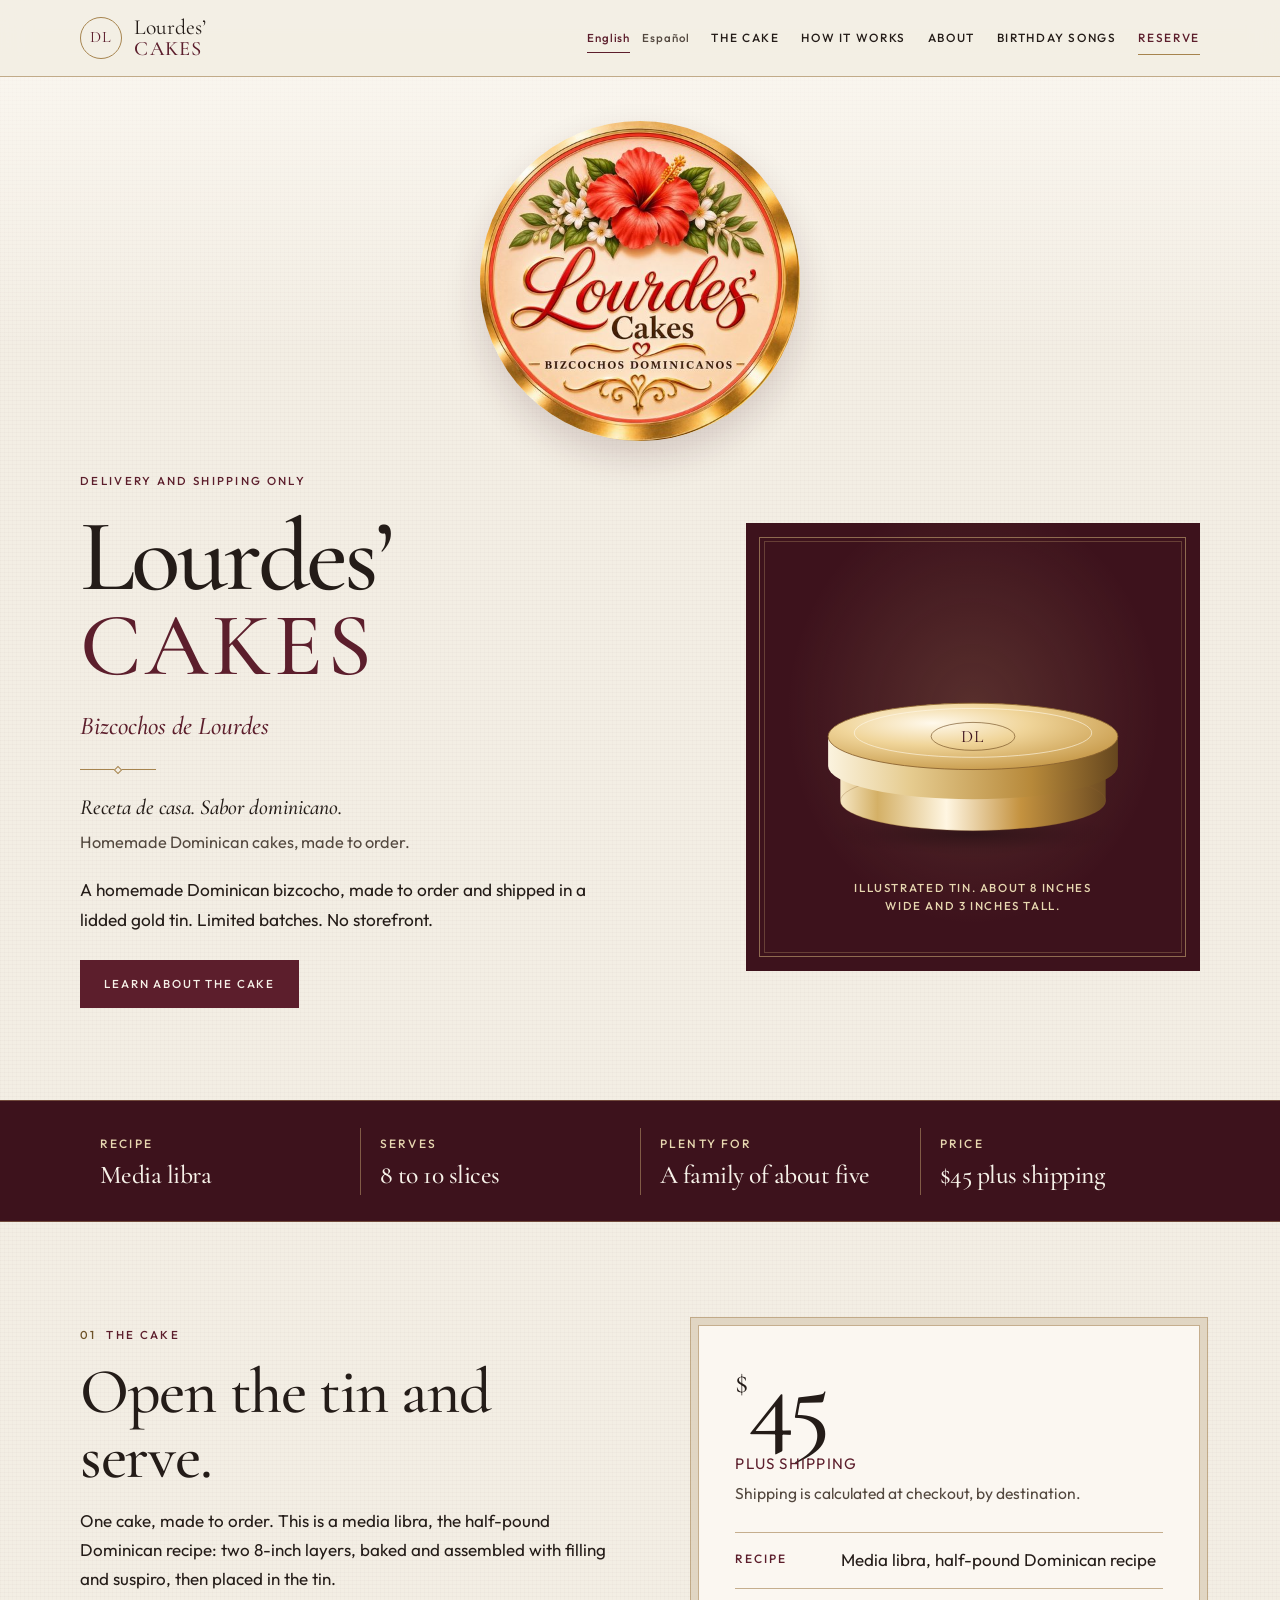
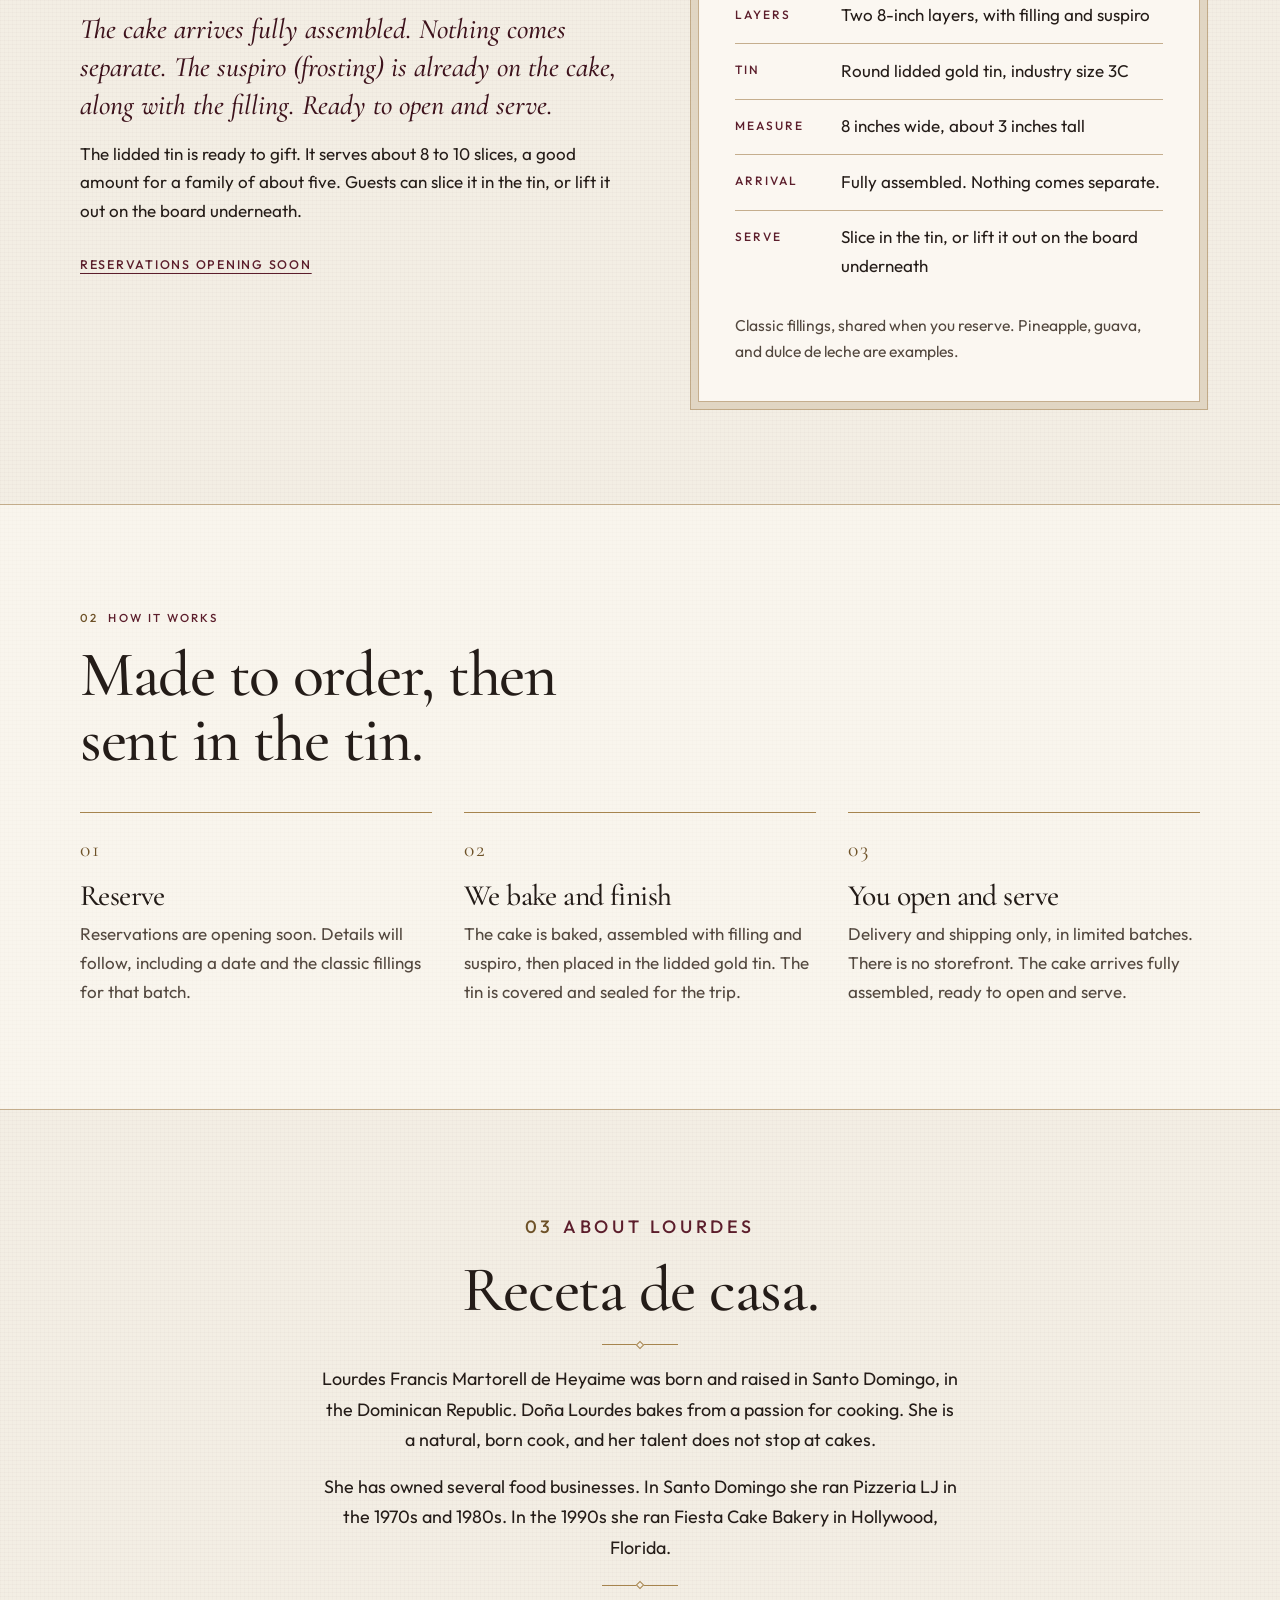
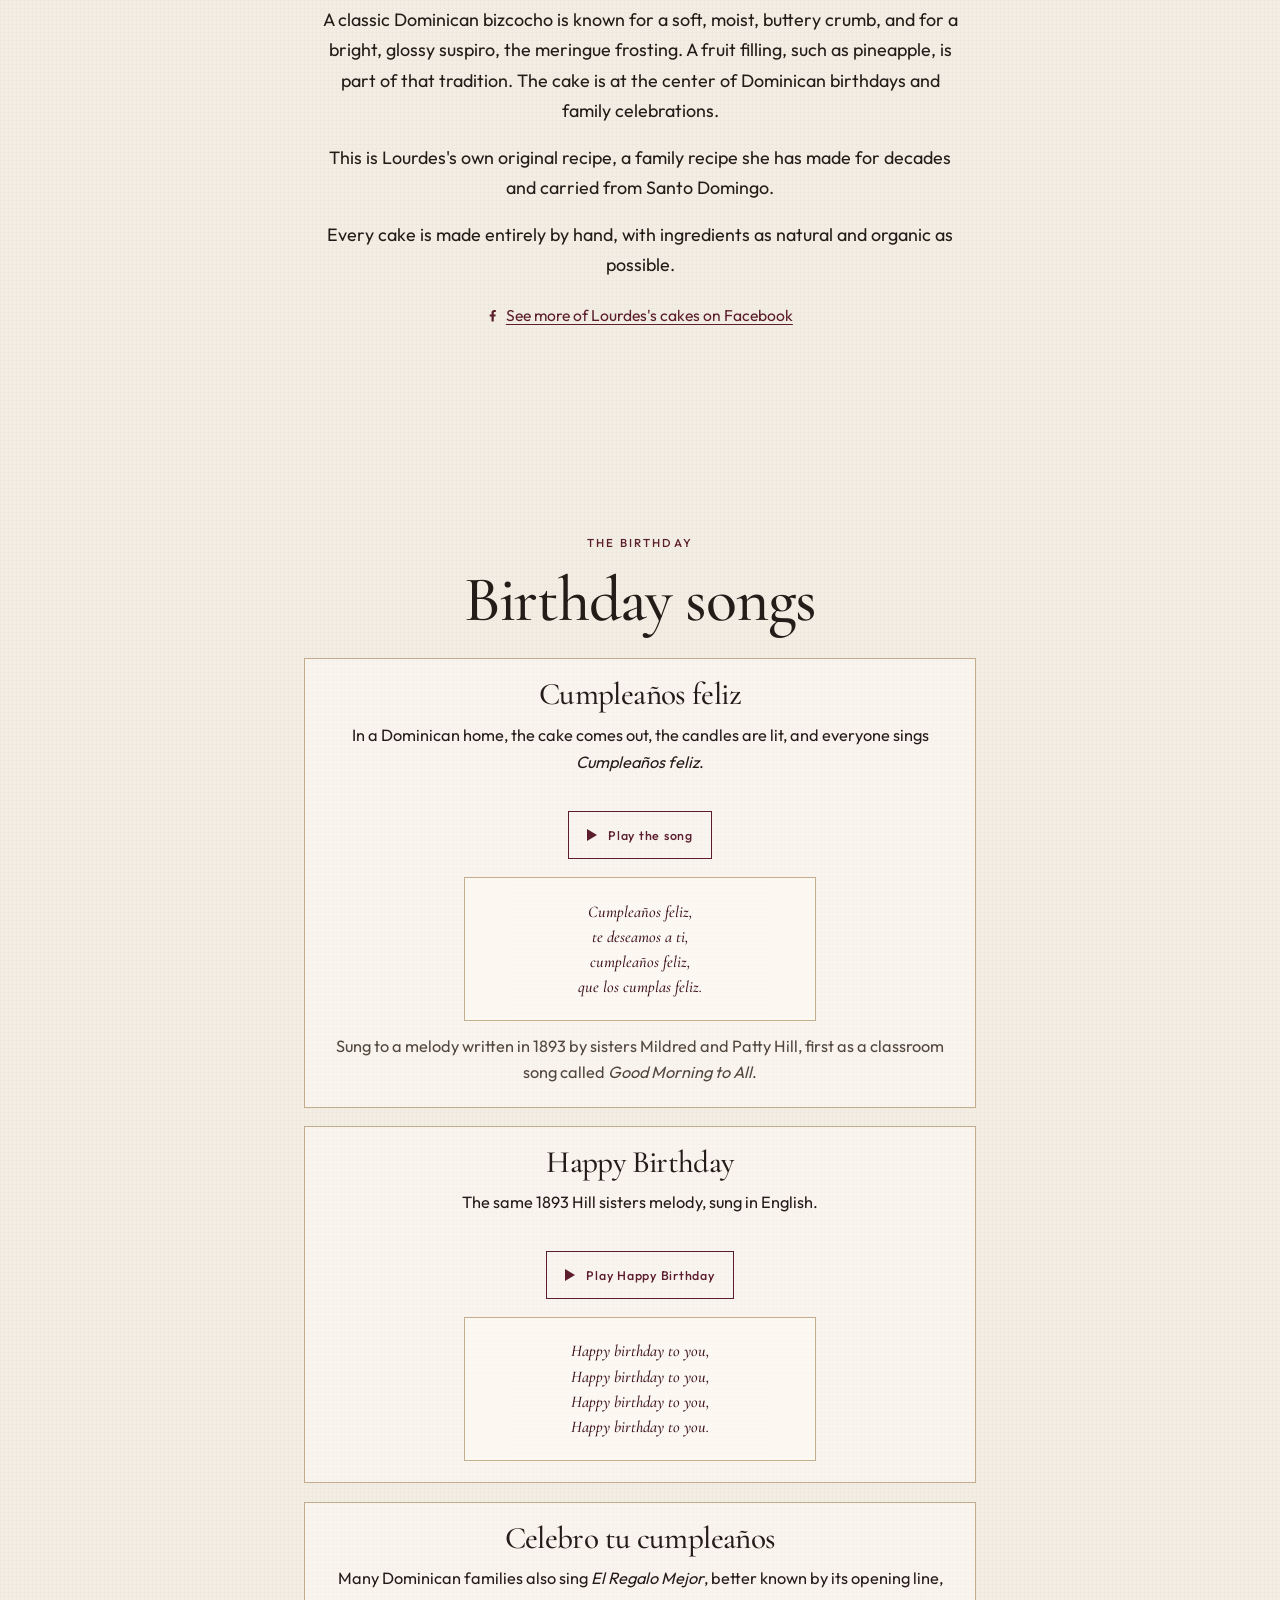
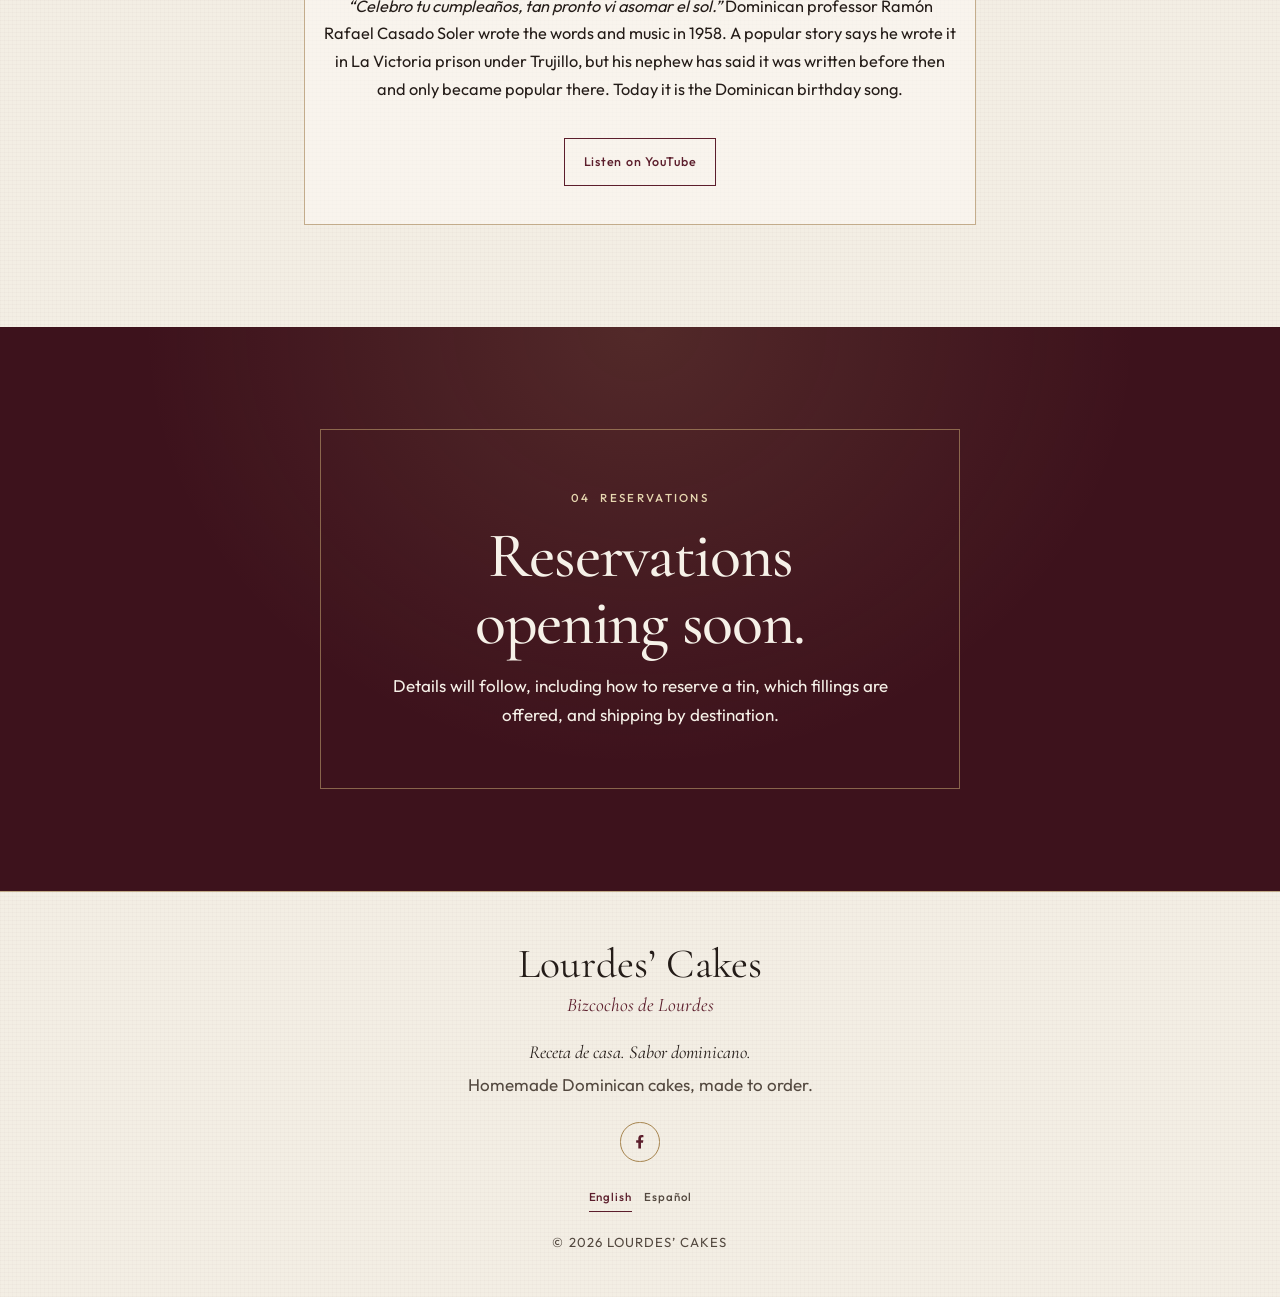
<file: index.html>
<!DOCTYPE html>
<html lang="en">
<head>
  <meta charset="utf-8">
  <meta name="viewport" content="width=device-width, initial-scale=1">
  <title>Lourdes’ Cakes | Homemade Dominican Cakes</title>
  <meta name="description" content="Homemade Dominican cakes, made to order. A media libra bizcocho arrives fully assembled in a lidded gold tin. $45 plus shipping.">
  <link rel="canonical" href="https://cakesbylourdes.salimheyaime.com/">
  <link rel="alternate" hreflang="en" href="https://cakesbylourdes.salimheyaime.com/">
  <link rel="alternate" hreflang="es" href="https://cakesbylourdes.salimheyaime.com/es/">
  <link rel="alternate" hreflang="x-default" href="https://cakesbylourdes.salimheyaime.com/">
  <meta property="og:type" content="website">
  <meta property="og:locale" content="en_US">
  <meta property="og:locale:alternate" content="es_US">
  <meta property="og:site_name" content="Lourdes’ Cakes">
  <meta property="og:title" content="Lourdes’ Cakes">
  <meta property="og:description" content="Homemade Dominican cakes, made to order. A media libra bizcocho arrives fully assembled in a lidded gold tin. $45 plus shipping.">
  <meta property="og:url" content="https://cakesbylourdes.salimheyaime.com/">
  <meta property="og:image" content="https://cakesbylourdes.salimheyaime.com/og.png">
  <meta property="og:image:width" content="1200">
  <meta property="og:image:height" content="630">
  <meta property="og:image:alt" content="Lourdes’ Cakes, set in serif type on a cream and wine card. No photograph.">
  <meta name="twitter:card" content="summary_large_image">
  <meta name="twitter:title" content="Lourdes’ Cakes">
  <meta name="twitter:description" content="Homemade Dominican cakes, made to order. A media libra bizcocho arrives fully assembled in a lidded gold tin. $45 plus shipping.">
  <meta name="twitter:image" content="https://cakesbylourdes.salimheyaime.com/og.png">
  <meta name="twitter:image:alt" content="Lourdes’ Cakes, set in serif type on a cream and wine card. No photograph.">
  <meta name="theme-color" content="#3d121c">
  <link rel="icon" href="favicon.svg" type="image/svg+xml">
  <link rel="icon" href="favicon-32.png" type="image/png" sizes="32x32">
  <link rel="apple-touch-icon" href="apple-touch-icon.png">
  <link rel="preconnect" href="https://fonts.googleapis.com">
  <link rel="preconnect" href="https://fonts.gstatic.com" crossorigin>
  <link href="https://fonts.googleapis.com/css2?family=Cormorant+Garamond:ital,wght@0,500;0,600;1,500;1,600&family=Outfit:wght@400;500&display=swap" rel="stylesheet">
  <link rel="stylesheet" href="styles.css">
  <script>document.documentElement.classList.add("js");</script>
</head>
<body>
  <a class="skip" href="#top">Skip to content</a>

  <header class="site-header">
    <div class="wrap header-inner">
      <a class="brand" href="#top">
        <span class="monogram" aria-hidden="true">DL</span>
        <span class="brand-text">
          <span class="brand-name">Lourdes’</span>
          <span class="brand-kicker"><span class="brand-cakes">Cakes</span></span>
        </span>
      </a>
      <nav class="lang-switch" aria-label="Language">
        <a href="/" hreflang="en" lang="en" aria-current="page">English</a>
        <a href="/es/" hreflang="es" lang="es">Español</a>
      </nav>
      <button class="nav-toggle" type="button" aria-expanded="false" aria-controls="site-nav">
        <span class="sr-only">Menu</span>
        <svg class="icon-open" viewBox="0 0 24 24" aria-hidden="true">
          <path d="M4 7h16M4 12h16M4 17h16" fill="none" stroke="currentColor" stroke-width="1.4" stroke-linecap="round"/>
        </svg>
        <svg class="icon-close" viewBox="0 0 24 24" aria-hidden="true">
          <path d="M6 6l12 12M18 6L6 18" fill="none" stroke="currentColor" stroke-width="1.4" stroke-linecap="round"/>
        </svg>
      </button>
      <nav id="site-nav" class="site-nav" aria-label="Primary">
        <a href="#cake">The Cake</a>
        <a href="#how">How It Works</a>
        <a href="#story">About</a>
        <a href="#birthday-songs">Birthday songs</a>
        <a href="#reserve">Reserve</a>
      </nav>
    </div>
  </header>

  <main id="top" tabindex="-1">
    <section class="hero" aria-labelledby="hero-title">
      <div class="wrap">
        <div class="hero-logo">
          <img src="assets/logo-tin-480.jpg" srcset="assets/logo-tin-480.jpg 480w, assets/logo-tin.jpg 800w" sizes="(max-width: 560px) 52vw, 320px" width="480" height="480" alt="Lourdes’ Cakes, Bizcochos Dominicanos, gold tin logo with a red hibiscus">
        </div>
        <div class="hero-grid">
        <div class="hero-copy">
          <p class="eyebrow">Delivery and shipping only</p>
          <h1 id="hero-title">
            <span class="h1-name">Lourdes’</span>
            <span class="h1-kicker"><span class="h1-cakes">Cakes</span></span>
          </h1>
          <p class="hero-es" lang="es">Bizcochos de Lourdes</p>
          <div class="rule rule-start" aria-hidden="true"><span></span></div>
          <p class="tagline">
            <span lang="es">Receta de casa. Sabor dominicano.</span>
            <span>Homemade Dominican cakes, made to order.</span>
          </p>
          <p class="lead">A homemade Dominican bizcocho, made to order and shipped in a lidded gold tin. Limited batches. No storefront.</p>
          <p class="hero-cta">
            <a class="btn" href="#cake">Learn about the cake</a>
          </p>
        </div>

        <figure class="tin-stage">
          <svg class="tin" viewBox="0 0 440 320" aria-hidden="true">
            <defs>
              <radialGradient id="ground" cx="50%" cy="50%" r="50%">
                <stop offset="0%" stop-color="#14080c" stop-opacity="0.45"/>
                <stop offset="72%" stop-color="#14080c" stop-opacity="0.06"/>
                <stop offset="100%" stop-color="#14080c" stop-opacity="0"/>
              </radialGradient>
              <linearGradient id="wall" x1="0" y1="0" x2="1" y2="0">
                <stop offset="0%" stop-color="#f6e7c4"/>
                <stop offset="14%" stop-color="#d4b066"/>
                <stop offset="40%" stop-color="#fff6e2"/>
                <stop offset="68%" stop-color="#c4923f"/>
                <stop offset="100%" stop-color="#6d4c22"/>
              </linearGradient>
              <linearGradient id="lidWall" x1="0" y1="0" x2="1" y2="0">
                <stop offset="0%" stop-color="#fbf3df"/>
                <stop offset="28%" stop-color="#e6cc90"/>
                <stop offset="70%" stop-color="#b7893a"/>
                <stop offset="100%" stop-color="#65461e"/>
              </linearGradient>
              <radialGradient id="lidFace" cx="36%" cy="30%" r="78%">
                <stop offset="0%" stop-color="#fff9ec"/>
                <stop offset="42%" stop-color="#f0d59a"/>
                <stop offset="100%" stop-color="#c49645"/>
              </radialGradient>
            </defs>
            <ellipse cx="220" cy="274" rx="170" ry="24" fill="url(#ground)"/>
            <path d="M68 188 A152 34 0 0 1 372 188 L372 236 A152 34 0 0 1 68 236 Z" fill="url(#wall)"/>
            <ellipse cx="220" cy="236" rx="152" ry="34" fill="none" stroke="#8a6230" stroke-opacity="0.35"/>
            <path d="M78 196 Q220 214 362 196" fill="none" stroke="#fff6e4" stroke-opacity="0.28" stroke-width="6"/>
            <ellipse cx="220" cy="188" rx="152" ry="34" fill="#c9a25c"/>
            <ellipse cx="220" cy="188" rx="152" ry="34" fill="none" stroke="#f8edd4" stroke-opacity="0.4"/>
            <path d="M54 162 A166 38 0 0 1 386 162 L386 196 A166 38 0 0 1 54 196 Z" fill="url(#lidWall)"/>
            <ellipse cx="220" cy="162" rx="166" ry="38" fill="url(#lidFace)" stroke="#8a6230" stroke-width="1"/>
            <ellipse cx="220" cy="158" rx="136" ry="28" fill="none" stroke="#fff8ea" stroke-opacity="0.7"/>
            <ellipse cx="220" cy="162" rx="48" ry="16" fill="none" stroke="#6b471c" stroke-opacity="0.7"/>
            <text x="220" y="168" text-anchor="middle" font-family="Cormorant Garamond, Georgia, serif" font-size="20" fill="#3d121c" letter-spacing="1.5">DL</text>
          </svg>
          <figcaption>Illustrated tin. About 8 inches wide and 3 inches tall.</figcaption>
        </figure>
        </div>
      </div>
    </section>

    <section class="glance" aria-label="At a glance">
      <ul>
        <li>
          <span>Recipe</span>
          <strong>Media libra</strong>
        </li>
        <li>
          <span>Serves</span>
          <strong>8 to 10 slices</strong>
        </li>
        <li>
          <span>Plenty for</span>
          <strong>A family of about five</strong>
        </li>
        <li>
          <span>Price</span>
          <strong>$45 plus shipping</strong>
        </li>
      </ul>
    </section>

    <section id="cake" class="section" aria-labelledby="cake-title">
      <div class="wrap cake-grid">
        <div class="prose">
          <p class="eyebrow"><span class="idx">01</span> The cake</p>
          <h2 id="cake-title">Open the tin and serve.</h2>
          <p>One cake, made to order. This is a media libra, the half-pound Dominican recipe: two 8-inch layers, baked and assembled with filling and suspiro, then placed in the tin.</p>
          <p class="pull">The cake arrives fully assembled. Nothing comes separate. The suspiro (frosting) is already on the cake, along with the filling. Ready to open and serve.</p>
          <p>The lidded tin is ready to gift. It serves about 8 to 10 slices, a good amount for a family of about five. Guests can slice it in the tin, or lift it out on the board underneath.</p>
          <p class="next-link"><a href="#reserve">Reservations opening soon</a></p>
        </div>

        <aside class="menu-card" aria-label="Price and details">
          <p class="price">
            <span class="price-currency">$</span><span class="price-amount">45</span>
          </p>
          <p class="price-plus">plus shipping</p>
          <p class="price-note">Shipping is calculated at checkout, by destination.</p>
          <dl class="specs">
            <div>
              <dt>Recipe</dt>
              <dd>Media libra, half-pound Dominican recipe</dd>
            </div>
            <div>
              <dt>Layers</dt>
              <dd>Two 8-inch layers, with filling and suspiro</dd>
            </div>
            <div>
              <dt>Tin</dt>
              <dd>Round lidded gold tin, industry size 3C</dd>
            </div>
            <div>
              <dt>Measure</dt>
              <dd>8 inches wide, about 3 inches tall</dd>
            </div>
            <div>
              <dt>Arrival</dt>
              <dd>Fully assembled. Nothing comes separate.</dd>
            </div>
            <div>
              <dt>Serve</dt>
              <dd>Slice in the tin, or lift it out on the board underneath</dd>
            </div>
          </dl>
          <p class="fillings">Classic fillings, shared when you reserve. Pineapple, guava, and dulce de leche are examples.</p>
        </aside>
      </div>
    </section>

    <section id="how" class="section section-how" aria-labelledby="how-title">
      <div class="wrap">
        <p class="eyebrow"><span class="idx">02</span> How it works</p>
        <h2 id="how-title">Made to order, then sent in the tin.</h2>
        <ol class="steps">
          <li>
            <span class="step-num">01</span>
            <h3>Reserve</h3>
            <p>Reservations are opening soon. Details will follow, including a date and the classic fillings for that batch.</p>
          </li>
          <li>
            <span class="step-num">02</span>
            <h3>We bake and finish</h3>
            <p>The cake is baked, assembled with filling and suspiro, then placed in the lidded gold tin. The tin is covered and sealed for the trip.</p>
          </li>
          <li>
            <span class="step-num">03</span>
            <h3>You open and serve</h3>
            <p>Delivery and shipping only, in limited batches. There is no storefront. The cake arrives fully assembled, ready to open and serve.</p>
          </li>
        </ol>
      </div>
    </section>

    <section id="story" class="section section-story" aria-labelledby="story-title">
      <div class="wrap story-inner">
        <p class="eyebrow"><span class="idx">03</span> About Lourdes</p>
        <h2 id="story-title" lang="es">Receta de casa.</h2>
        <div class="rule" aria-hidden="true"><span></span></div>
        <p>Lourdes Francis Martorell de Heyaime was born and raised in Santo Domingo, in the Dominican Republic. Doña Lourdes bakes from a passion for cooking. She is a natural, born cook, and her talent does not stop at cakes.</p>
        <p>She has owned several food businesses. In Santo Domingo she ran Pizzeria LJ in the 1970s and 1980s. In the 1990s she ran Fiesta Cake Bakery in Hollywood, Florida.</p>
        <div class="rule" aria-hidden="true"><span></span></div>
        <p>A classic Dominican bizcocho is known for a soft, moist, buttery crumb, and for a bright, glossy suspiro, the meringue frosting. A fruit filling, such as pineapple, is part of that tradition. The cake is at the center of Dominican birthdays and family celebrations.</p>
        <p>This is Lourdes's own original recipe, a family recipe she has made for decades and carried from Santo Domingo.</p>
        <p>Every cake is made entirely by hand, with ingredients as natural and organic as possible.</p>
        <p class="story-facebook"><a href="https://www.facebook.com/bestcakeinsouthflorida" target="_blank" rel="noopener"><svg class="fb-icon" viewBox="0 0 320 512" aria-hidden="true" focusable="false"><path fill="currentColor" d="M279.14 288l14.22-92.66h-88.91v-60.13c0-25.35 12.42-50.06 52.24-50.06h40.42V6.26S260.43 0 225.36 0c-73.22 0-121.08 44.38-121.08 124.72v70.62H22.89V288h81.39v224h100.17V288z"/></svg>See more of Lourdes's cakes on Facebook<span class="sr-only"> (opens in a new tab)</span></a></p>
      </div>
    </section>

    <section id="birthday-songs" class="section section-song" aria-labelledby="songs-title">
      <div id="song"></div>
      <div class="wrap song-inner">
        <p class="eyebrow">The birthday</p>
        <h2 id="songs-title">Birthday songs</h2>
        <div class="song-list">
          <article class="song-card">
            <h3 lang="es">Cumpleaños feliz</h3>
            <p>In a Dominican home, the cake comes out, the candles are lit, and everyone sings <em lang="es">Cumpleaños feliz</em>.</p>
            <button type="button" class="song-play" aria-pressed="false" aria-controls="birthday-audio" data-pause-label="Pause">
              <span class="song-play-mark" aria-hidden="true"></span>
              <span class="song-play-label">Play the song</span>
            </button>
            <audio id="birthday-audio" preload="none">
              <source src="assets/cumpleanos-feliz.ogg" type="audio/ogg">
              <source src="assets/cumpleanos-feliz.mp3" type="audio/mpeg">
            </audio>
            <blockquote class="verse" lang="es">
              <p>Cumpleaños feliz,<br>te deseamos a ti,<br>cumpleaños feliz,<br>que los cumplas feliz.</p>
            </blockquote>
            <p class="song-note">Sung to a melody written in 1893 by sisters Mildred and Patty Hill, first as a classroom song called <em lang="en">Good Morning to All</em>.</p>
          </article>
          <article class="song-card">
            <h3 lang="en">Happy Birthday</h3>
            <p>The same 1893 Hill sisters melody, sung in English.</p>
            <button type="button" class="song-play" aria-pressed="false" aria-controls="happy-audio" data-pause-label="Pause">
              <span class="song-play-mark" aria-hidden="true"></span>
              <span class="song-play-label">Play Happy Birthday</span>
            </button>
            <audio id="happy-audio" preload="none">
              <source src="assets/cumpleanos-feliz.ogg" type="audio/ogg">
              <source src="assets/cumpleanos-feliz.mp3" type="audio/mpeg">
            </audio>
            <blockquote class="verse" lang="en">
              <p>Happy birthday to you,<br>Happy birthday to you,<br>Happy birthday to you,<br>Happy birthday to you.</p>
            </blockquote>
          </article>
          <article class="song-card">
            <h3 lang="es">Celebro tu cumpleaños</h3>
            <p>Many Dominican families also sing <em lang="es">El Regalo Mejor</em>, better known by its opening line, <em lang="es">“Celebro tu cumpleaños, tan pronto vi asomar el sol.”</em> Dominican professor Ramón Rafael Casado Soler wrote the words and music in 1958. A popular story says he wrote it in La Victoria prison under Trujillo, but his nephew has said it was written before then and only became popular there. Today it is the Dominican birthday song.</p>
            <p class="song-action">
              <a class="song-link" href="https://www.youtube.com/results?search_query=Celebro+tu+cumplea%C3%B1os+El+Regalo+Mejor" target="_blank" rel="noopener">Listen on YouTube<span class="sr-only"> (opens in a new tab)</span></a>
            </p>
          </article>
        </div>
      </div>
    </section>

    <section id="reserve" class="reserve" aria-labelledby="reserve-title">
      <div class="wrap">
        <div class="reserve-card">
          <p class="eyebrow"><span class="idx">04</span> Reservations</p>
          <h2 id="reserve-title">Reservations<br>opening soon.</h2>
          <p>Details will follow, including how to reserve a tin, which fillings are offered, and shipping by destination.</p>
        </div>
      </div>
    </section>
  </main>

  <footer class="site-footer">
    <div class="wrap footer-inner">
      <p class="footer-brand">Lourdes’ Cakes</p>
      <p class="footer-es" lang="es">Bizcochos de Lourdes</p>
      <p class="footer-tag">
        <span lang="es">Receta de casa. Sabor dominicano.</span>
        <span>Homemade Dominican cakes, made to order.</span>
      </p>
      <p class="footer-social"><a class="footer-facebook" href="https://www.facebook.com/bestcakeinsouthflorida" target="_blank" rel="noopener" aria-label="Lourdes’ Cakes on Facebook (opens in a new tab)"><svg viewBox="0 0 320 512" aria-hidden="true" focusable="false"><path fill="currentColor" d="M279.14 288l14.22-92.66h-88.91v-60.13c0-25.35 12.42-50.06 52.24-50.06h40.42V6.26S260.43 0 225.36 0c-73.22 0-121.08 44.38-121.08 124.72v70.62H22.89V288h81.39v224h100.17V288z"/></svg></a></p>
      <nav class="lang-switch lang-switch-footer" aria-label="Language">
        <a href="/" hreflang="en" lang="en" aria-current="page">English</a>
        <a href="/es/" hreflang="es" lang="es">Español</a>
      </nav>
      <p class="legal">© 2026 Lourdes’ Cakes</p>
    </div>
  </footer>

  <script src="main.js" defer></script>
</body>
</html>
</file>
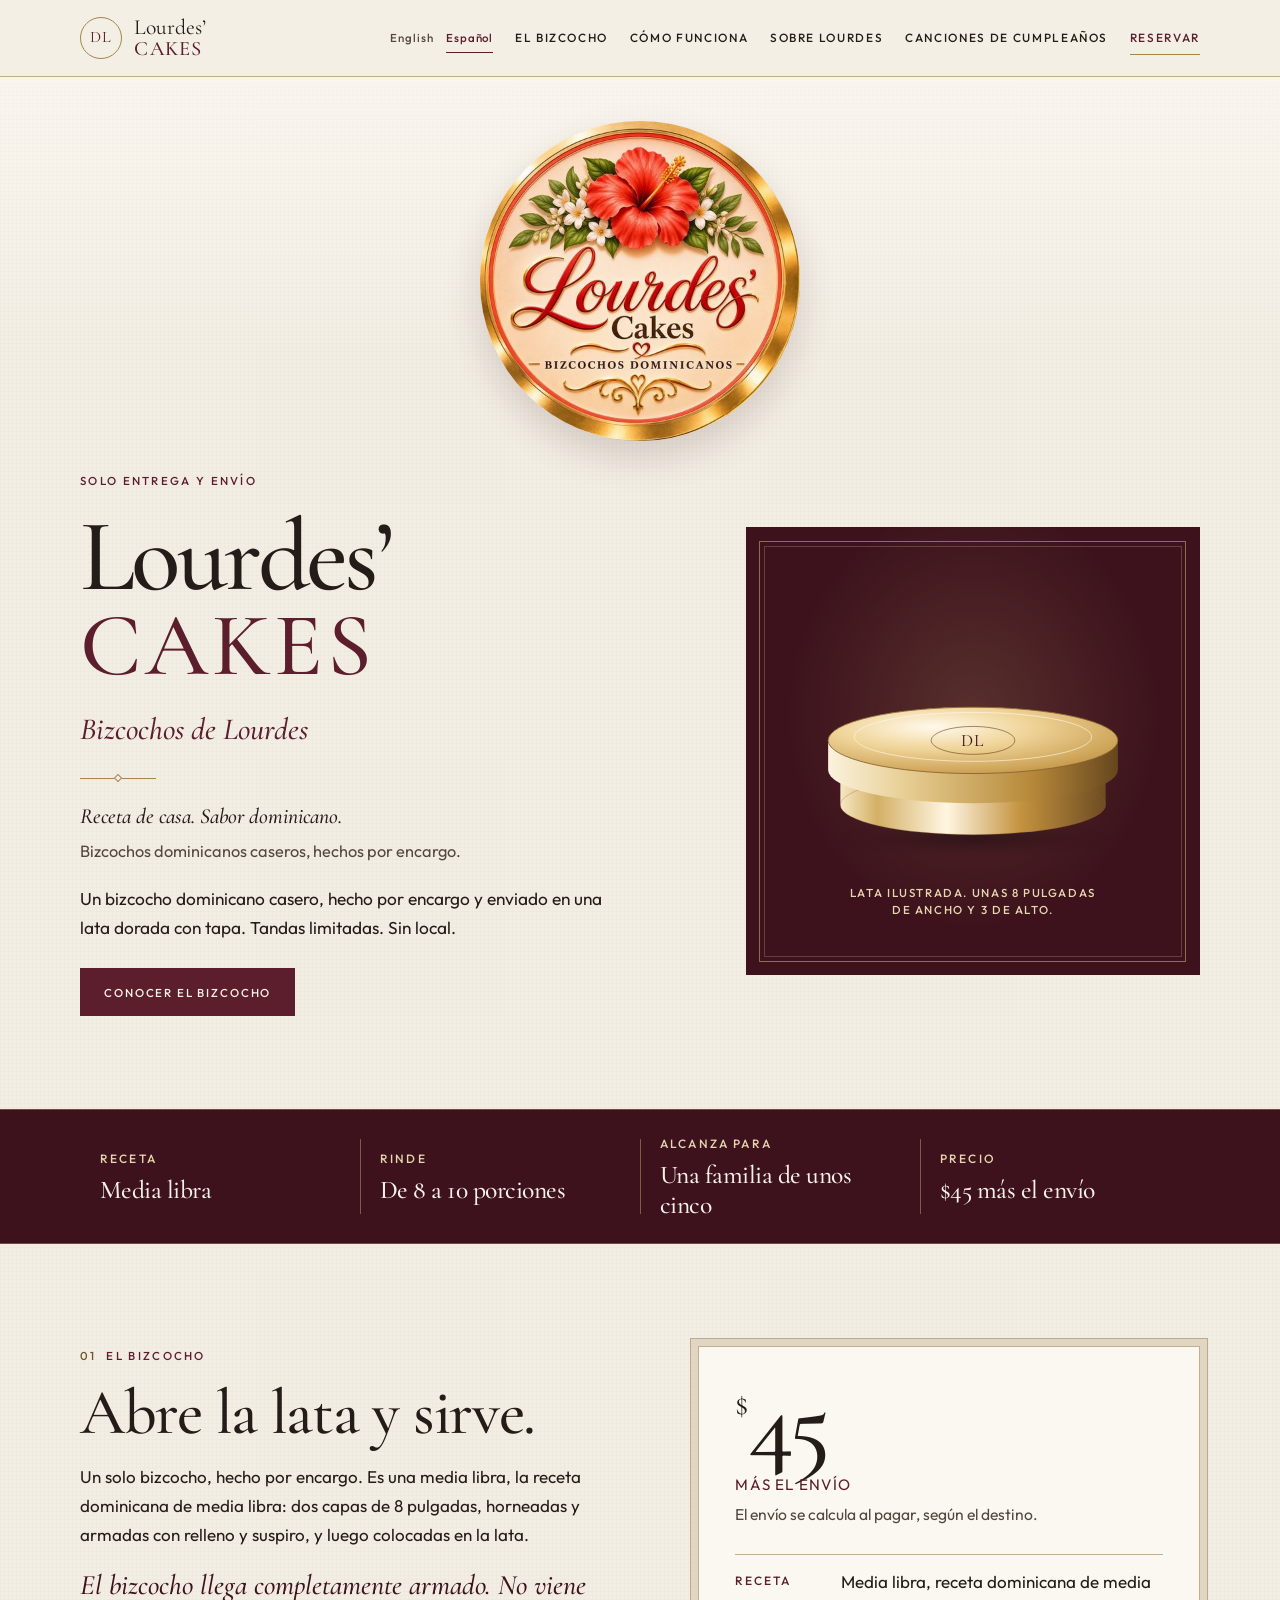
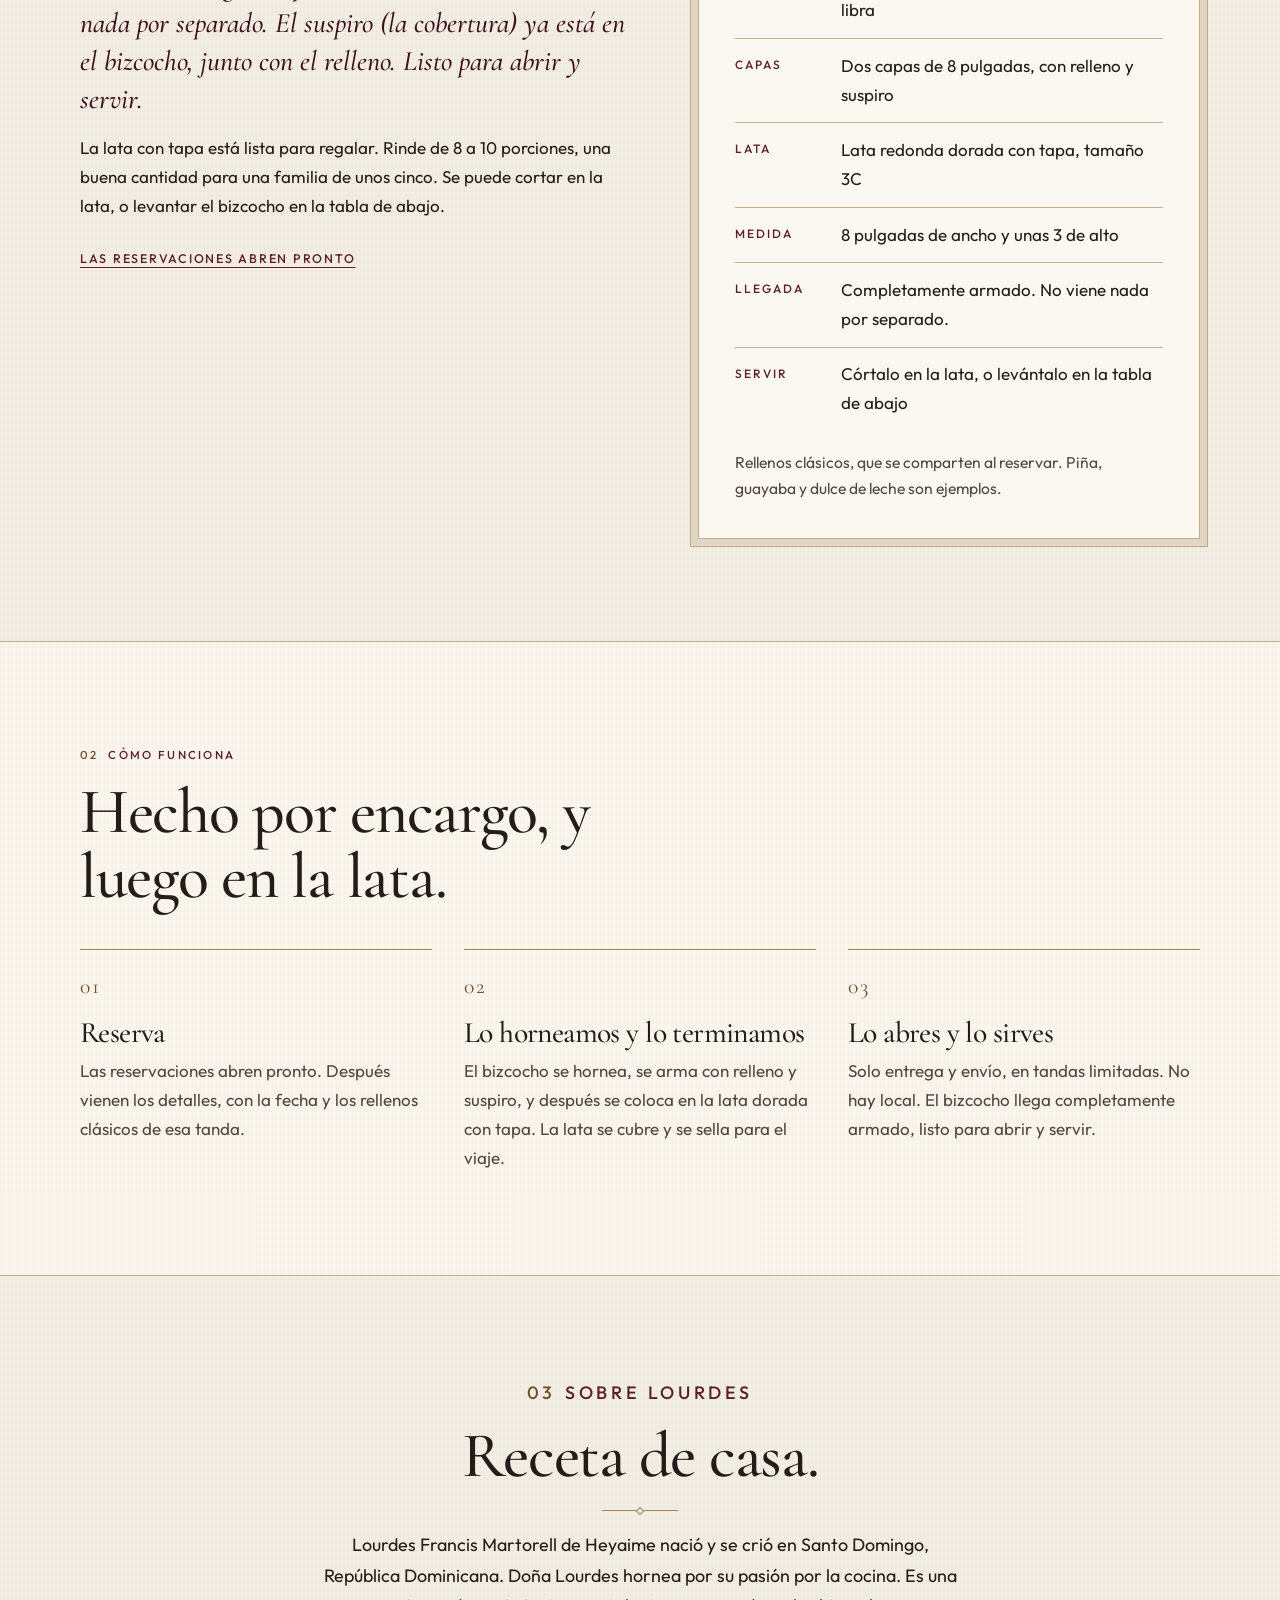
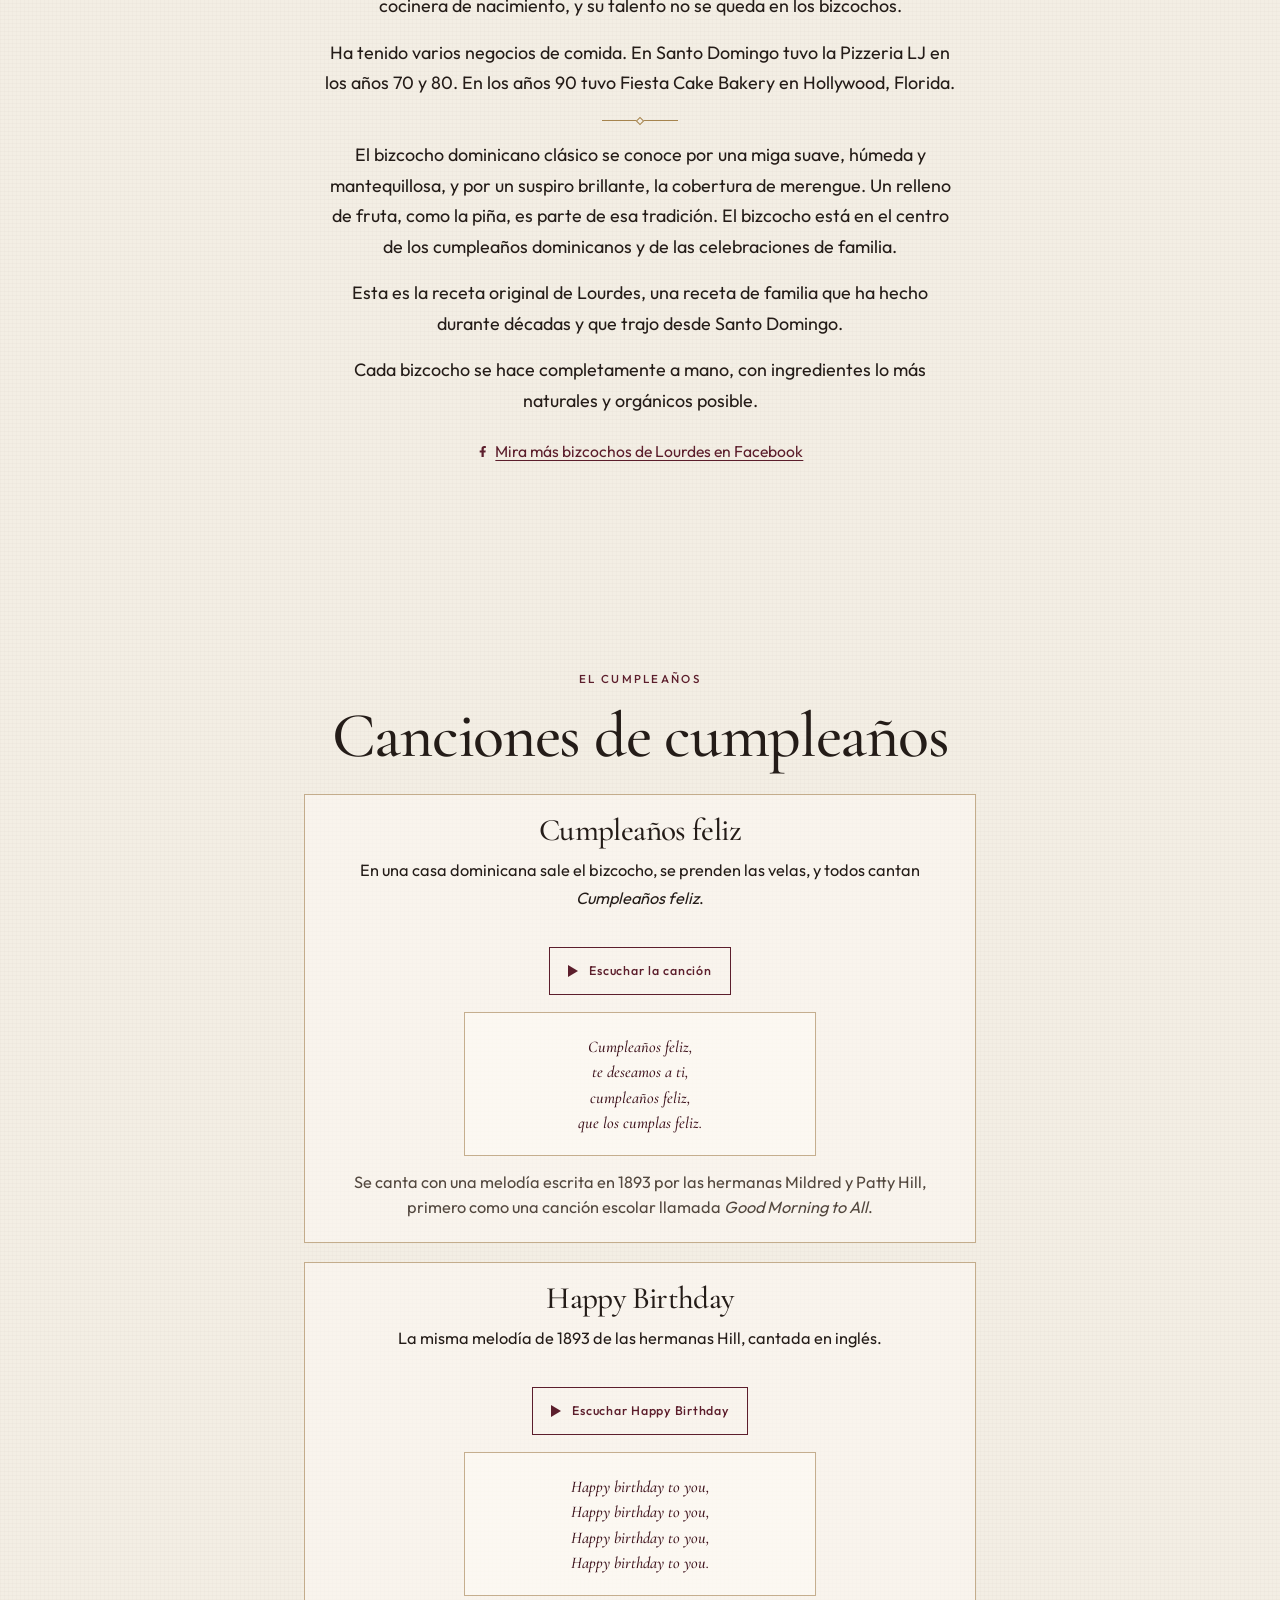
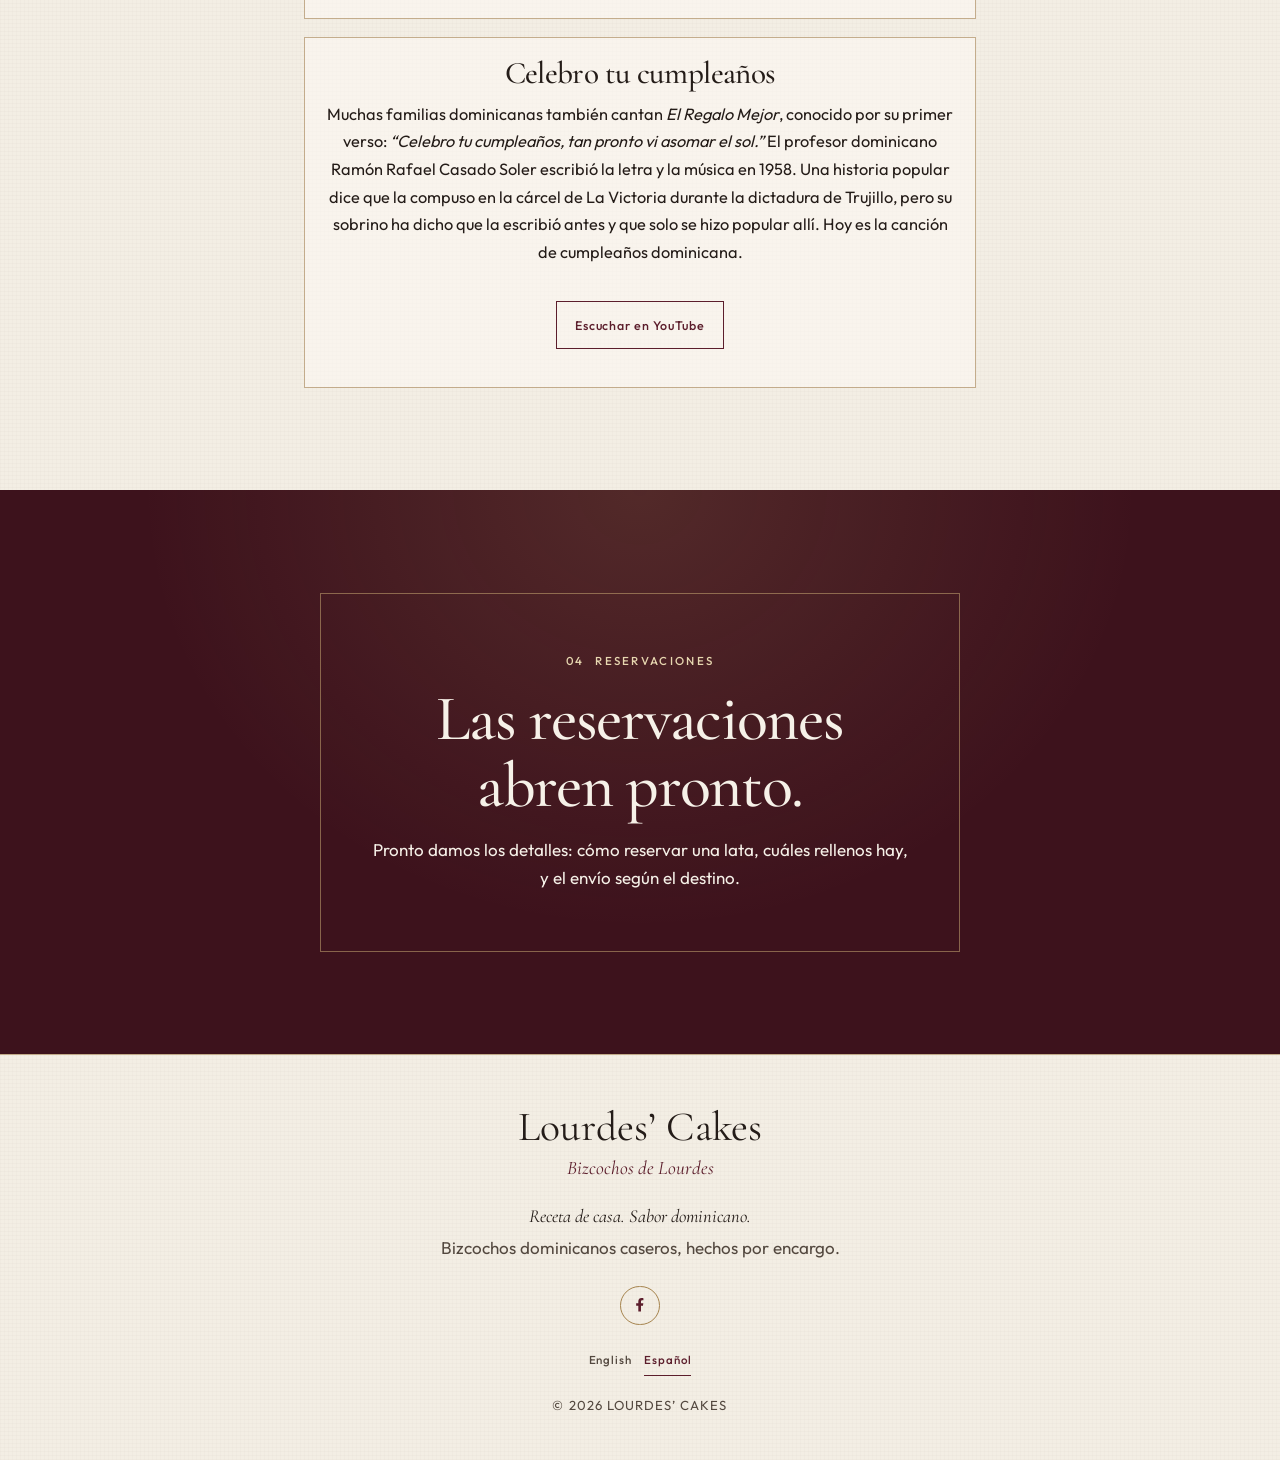
<file: es/index.html>
<!DOCTYPE html>
<html lang="es">
<head>
  <meta charset="utf-8">
  <meta name="viewport" content="width=device-width, initial-scale=1">
  <title>Lourdes’ Cakes | Bizcochos dominicanos caseros</title>
  <meta name="description" content="Bizcochos dominicanos caseros, hechos por encargo. Una media libra llega completamente armada en una lata dorada con tapa. $45 más el envío.">
  <link rel="canonical" href="https://cakesbylourdes.salimheyaime.com/es/">
  <link rel="alternate" hreflang="en" href="https://cakesbylourdes.salimheyaime.com/">
  <link rel="alternate" hreflang="es" href="https://cakesbylourdes.salimheyaime.com/es/">
  <link rel="alternate" hreflang="x-default" href="https://cakesbylourdes.salimheyaime.com/">
  <meta property="og:type" content="website">
  <meta property="og:locale" content="es_US">
  <meta property="og:locale:alternate" content="en_US">
  <meta property="og:site_name" content="Lourdes’ Cakes">
  <meta property="og:title" content="Lourdes’ Cakes">
  <meta property="og:description" content="Bizcochos dominicanos caseros, hechos por encargo. Una media libra llega completamente armada en una lata dorada con tapa. $45 más el envío.">
  <meta property="og:url" content="https://cakesbylourdes.salimheyaime.com/es/">
  <meta property="og:image" content="https://cakesbylourdes.salimheyaime.com/og.png">
  <meta property="og:image:width" content="1200">
  <meta property="og:image:height" content="630">
  <meta property="og:image:alt" content="Lourdes’ Cakes, en letra serif sobre una tarjeta color crema y vino. No es una fotografía.">
  <meta name="twitter:card" content="summary_large_image">
  <meta name="twitter:title" content="Lourdes’ Cakes">
  <meta name="twitter:description" content="Bizcochos dominicanos caseros, hechos por encargo. Una media libra llega completamente armada en una lata dorada con tapa. $45 más el envío.">
  <meta name="twitter:image" content="https://cakesbylourdes.salimheyaime.com/og.png">
  <meta name="twitter:image:alt" content="Lourdes’ Cakes, en letra serif sobre una tarjeta color crema y vino. No es una fotografía.">
  <meta name="theme-color" content="#3d121c">
  <link rel="icon" href="../favicon.svg" type="image/svg+xml">
  <link rel="icon" href="../favicon-32.png" type="image/png" sizes="32x32">
  <link rel="apple-touch-icon" href="../apple-touch-icon.png">
  <link rel="preconnect" href="https://fonts.googleapis.com">
  <link rel="preconnect" href="https://fonts.gstatic.com" crossorigin>
  <link href="https://fonts.googleapis.com/css2?family=Cormorant+Garamond:ital,wght@0,500;0,600;1,500;1,600&family=Outfit:wght@400;500&display=swap" rel="stylesheet">
  <link rel="stylesheet" href="../styles.css">
  <script>document.documentElement.classList.add("js");</script>
</head>
<body>
  <a class="skip" href="#top">Saltar al contenido</a>

  <header class="site-header">
    <div class="wrap header-inner">
      <a class="brand" href="#top">
        <span class="monogram" aria-hidden="true">DL</span>
        <span class="brand-text">
          <span class="brand-name">Lourdes’</span>
          <span class="brand-kicker"><span class="brand-cakes">Cakes</span></span>
        </span>
      </a>
      <nav class="lang-switch" aria-label="Idioma">
        <a href="/" hreflang="en" lang="en">English</a>
        <a href="/es/" hreflang="es" lang="es" aria-current="page">Español</a>
      </nav>
      <button class="nav-toggle" type="button" aria-expanded="false" aria-controls="site-nav">
        <span class="sr-only">Menú</span>
        <svg class="icon-open" viewBox="0 0 24 24" aria-hidden="true">
          <path d="M4 7h16M4 12h16M4 17h16" fill="none" stroke="currentColor" stroke-width="1.4" stroke-linecap="round"/>
        </svg>
        <svg class="icon-close" viewBox="0 0 24 24" aria-hidden="true">
          <path d="M6 6l12 12M18 6L6 18" fill="none" stroke="currentColor" stroke-width="1.4" stroke-linecap="round"/>
        </svg>
      </button>
      <nav id="site-nav" class="site-nav" aria-label="Principal">
        <a href="#cake">El bizcocho</a>
        <a href="#how">Cómo funciona</a>
        <a href="#story">Sobre Lourdes</a>
        <a href="#birthday-songs">Canciones de cumpleaños</a>
        <a href="#reserve">Reservar</a>
      </nav>
    </div>
  </header>

  <main id="top" tabindex="-1">
    <section class="hero" aria-labelledby="hero-title">
      <div class="wrap">
        <div class="hero-logo">
          <img src="../assets/logo-tin-480.jpg" srcset="../assets/logo-tin-480.jpg 480w, ../assets/logo-tin.jpg 800w" sizes="(max-width: 560px) 52vw, 320px" width="480" height="480" alt="Lourdes’ Cakes, Bizcochos Dominicanos, logo de lata dorada con una cayena roja">
        </div>
        <div class="hero-grid">
        <div class="hero-copy">
          <p class="eyebrow">Solo entrega y envío</p>
          <h1 id="hero-title">
            <span class="h1-name">Lourdes’</span>
            <span class="h1-kicker"><span class="h1-cakes">Cakes</span></span>
          </h1>
          <p class="hero-es">Bizcochos de Lourdes</p>
          <div class="rule rule-start" aria-hidden="true"><span></span></div>
          <p class="tagline">
            <span>Receta de casa. Sabor dominicano.</span>
            <span>Bizcochos dominicanos caseros, hechos por encargo.</span>
          </p>
          <p class="lead">Un bizcocho dominicano casero, hecho por encargo y enviado en una lata dorada con tapa. Tandas limitadas. Sin local.</p>
          <p class="hero-cta">
            <a class="btn" href="#cake">Conocer el bizcocho</a>
          </p>
        </div>

        <figure class="tin-stage">
          <svg class="tin" viewBox="0 0 440 320" aria-hidden="true">
            <defs>
              <radialGradient id="ground" cx="50%" cy="50%" r="50%">
                <stop offset="0%" stop-color="#14080c" stop-opacity="0.45"/>
                <stop offset="72%" stop-color="#14080c" stop-opacity="0.06"/>
                <stop offset="100%" stop-color="#14080c" stop-opacity="0"/>
              </radialGradient>
              <linearGradient id="wall" x1="0" y1="0" x2="1" y2="0">
                <stop offset="0%" stop-color="#f6e7c4"/>
                <stop offset="14%" stop-color="#d4b066"/>
                <stop offset="40%" stop-color="#fff6e2"/>
                <stop offset="68%" stop-color="#c4923f"/>
                <stop offset="100%" stop-color="#6d4c22"/>
              </linearGradient>
              <linearGradient id="lidWall" x1="0" y1="0" x2="1" y2="0">
                <stop offset="0%" stop-color="#fbf3df"/>
                <stop offset="28%" stop-color="#e6cc90"/>
                <stop offset="70%" stop-color="#b7893a"/>
                <stop offset="100%" stop-color="#65461e"/>
              </linearGradient>
              <radialGradient id="lidFace" cx="36%" cy="30%" r="78%">
                <stop offset="0%" stop-color="#fff9ec"/>
                <stop offset="42%" stop-color="#f0d59a"/>
                <stop offset="100%" stop-color="#c49645"/>
              </radialGradient>
            </defs>
            <ellipse cx="220" cy="274" rx="170" ry="24" fill="url(#ground)"/>
            <path d="M68 188 A152 34 0 0 1 372 188 L372 236 A152 34 0 0 1 68 236 Z" fill="url(#wall)"/>
            <ellipse cx="220" cy="236" rx="152" ry="34" fill="none" stroke="#8a6230" stroke-opacity="0.35"/>
            <path d="M78 196 Q220 214 362 196" fill="none" stroke="#fff6e4" stroke-opacity="0.28" stroke-width="6"/>
            <ellipse cx="220" cy="188" rx="152" ry="34" fill="#c9a25c"/>
            <ellipse cx="220" cy="188" rx="152" ry="34" fill="none" stroke="#f8edd4" stroke-opacity="0.4"/>
            <path d="M54 162 A166 38 0 0 1 386 162 L386 196 A166 38 0 0 1 54 196 Z" fill="url(#lidWall)"/>
            <ellipse cx="220" cy="162" rx="166" ry="38" fill="url(#lidFace)" stroke="#8a6230" stroke-width="1"/>
            <ellipse cx="220" cy="158" rx="136" ry="28" fill="none" stroke="#fff8ea" stroke-opacity="0.7"/>
            <ellipse cx="220" cy="162" rx="48" ry="16" fill="none" stroke="#6b471c" stroke-opacity="0.7"/>
            <text x="220" y="168" text-anchor="middle" font-family="Cormorant Garamond, Georgia, serif" font-size="20" fill="#3d121c" letter-spacing="1.5">DL</text>
          </svg>
          <figcaption>Lata ilustrada. Unas 8 pulgadas de ancho y 3 de alto.</figcaption>
        </figure>
        </div>
      </div>
    </section>

    <section class="glance" aria-label="De un vistazo">
      <ul>
        <li>
          <span>Receta</span>
          <strong>Media libra</strong>
        </li>
        <li>
          <span>Rinde</span>
          <strong>De 8 a 10 porciones</strong>
        </li>
        <li>
          <span>Alcanza para</span>
          <strong>Una familia de unos cinco</strong>
        </li>
        <li>
          <span>Precio</span>
          <strong>$45 más el envío</strong>
        </li>
      </ul>
    </section>

    <section id="cake" class="section" aria-labelledby="cake-title">
      <div class="wrap cake-grid">
        <div class="prose">
          <p class="eyebrow"><span class="idx">01</span> El bizcocho</p>
          <h2 id="cake-title">Abre la lata y sirve.</h2>
          <p>Un solo bizcocho, hecho por encargo. Es una media libra, la receta dominicana de media libra: dos capas de 8 pulgadas, horneadas y armadas con relleno y suspiro, y luego colocadas en la lata.</p>
          <p class="pull">El bizcocho llega completamente armado. No viene nada por separado. El suspiro (la cobertura) ya está en el bizcocho, junto con el relleno. Listo para abrir y servir.</p>
          <p>La lata con tapa está lista para regalar. Rinde de 8 a 10 porciones, una buena cantidad para una familia de unos cinco. Se puede cortar en la lata, o levantar el bizcocho en la tabla de abajo.</p>
          <p class="next-link"><a href="#reserve">Las reservaciones abren pronto</a></p>
        </div>

        <aside class="menu-card" aria-label="Precio y detalles">
          <p class="price">
            <span class="price-currency">$</span><span class="price-amount">45</span>
          </p>
          <p class="price-plus">más el envío</p>
          <p class="price-note">El envío se calcula al pagar, según el destino.</p>
          <dl class="specs">
            <div>
              <dt>Receta</dt>
              <dd>Media libra, receta dominicana de media libra</dd>
            </div>
            <div>
              <dt>Capas</dt>
              <dd>Dos capas de 8 pulgadas, con relleno y suspiro</dd>
            </div>
            <div>
              <dt>Lata</dt>
              <dd>Lata redonda dorada con tapa, tamaño 3C</dd>
            </div>
            <div>
              <dt>Medida</dt>
              <dd>8 pulgadas de ancho y unas 3 de alto</dd>
            </div>
            <div>
              <dt>Llegada</dt>
              <dd>Completamente armado. No viene nada por separado.</dd>
            </div>
            <div>
              <dt>Servir</dt>
              <dd>Córtalo en la lata, o levántalo en la tabla de abajo</dd>
            </div>
          </dl>
          <p class="fillings">Rellenos clásicos, que se comparten al reservar. Piña, guayaba y dulce de leche son ejemplos.</p>
        </aside>
      </div>
    </section>

    <section id="how" class="section section-how" aria-labelledby="how-title">
      <div class="wrap">
        <p class="eyebrow"><span class="idx">02</span> Cómo funciona</p>
        <h2 id="how-title">Hecho por encargo, y luego en la lata.</h2>
        <ol class="steps">
          <li>
            <span class="step-num">01</span>
            <h3>Reserva</h3>
            <p>Las reservaciones abren pronto. Después vienen los detalles, con la fecha y los rellenos clásicos de esa tanda.</p>
          </li>
          <li>
            <span class="step-num">02</span>
            <h3>Lo horneamos y lo terminamos</h3>
            <p>El bizcocho se hornea, se arma con relleno y suspiro, y después se coloca en la lata dorada con tapa. La lata se cubre y se sella para el viaje.</p>
          </li>
          <li>
            <span class="step-num">03</span>
            <h3>Lo abres y lo sirves</h3>
            <p>Solo entrega y envío, en tandas limitadas. No hay local. El bizcocho llega completamente armado, listo para abrir y servir.</p>
          </li>
        </ol>
      </div>
    </section>

    <section id="story" class="section section-story" aria-labelledby="story-title">
      <div class="wrap story-inner">
        <p class="eyebrow"><span class="idx">03</span> Sobre Lourdes</p>
        <h2 id="story-title">Receta de casa.</h2>
        <div class="rule" aria-hidden="true"><span></span></div>
        <p>Lourdes Francis Martorell de Heyaime nació y se crió en Santo Domingo, República Dominicana. Doña Lourdes hornea por su pasión por la cocina. Es una cocinera de nacimiento, y su talento no se queda en los bizcochos.</p>
        <p>Ha tenido varios negocios de comida. En Santo Domingo tuvo la Pizzeria LJ en los años 70 y 80. En los años 90 tuvo Fiesta Cake Bakery en Hollywood, Florida.</p>
        <div class="rule" aria-hidden="true"><span></span></div>
        <p>El bizcocho dominicano clásico se conoce por una miga suave, húmeda y mantequillosa, y por un suspiro brillante, la cobertura de merengue. Un relleno de fruta, como la piña, es parte de esa tradición. El bizcocho está en el centro de los cumpleaños dominicanos y de las celebraciones de familia.</p>
        <p>Esta es la receta original de Lourdes, una receta de familia que ha hecho durante décadas y que trajo desde Santo Domingo.</p>
        <p>Cada bizcocho se hace completamente a mano, con ingredientes lo más naturales y orgánicos posible.</p>
        <p class="story-facebook"><a href="https://www.facebook.com/bestcakeinsouthflorida" target="_blank" rel="noopener"><svg class="fb-icon" viewBox="0 0 320 512" aria-hidden="true" focusable="false"><path fill="currentColor" d="M279.14 288l14.22-92.66h-88.91v-60.13c0-25.35 12.42-50.06 52.24-50.06h40.42V6.26S260.43 0 225.36 0c-73.22 0-121.08 44.38-121.08 124.72v70.62H22.89V288h81.39v224h100.17V288z"/></svg>Mira más bizcochos de Lourdes en Facebook<span class="sr-only"> (se abre en una pestaña nueva)</span></a></p>
      </div>
    </section>

    <section id="birthday-songs" class="section section-song" aria-labelledby="songs-title">
      <div id="song"></div>
      <div class="wrap song-inner">
        <p class="eyebrow">El cumpleaños</p>
        <h2 id="songs-title">Canciones de cumpleaños</h2>
        <div class="song-list">
          <article class="song-card">
            <h3>Cumpleaños feliz</h3>
            <p>En una casa dominicana sale el bizcocho, se prenden las velas, y todos cantan <em>Cumpleaños feliz</em>.</p>
            <button type="button" class="song-play" aria-pressed="false" aria-controls="birthday-audio" data-pause-label="Pausa">
              <span class="song-play-mark" aria-hidden="true"></span>
              <span class="song-play-label">Escuchar la canción</span>
            </button>
            <audio id="birthday-audio" preload="none">
              <source src="../assets/cumpleanos-feliz.ogg" type="audio/ogg">
              <source src="../assets/cumpleanos-feliz.mp3" type="audio/mpeg">
            </audio>
            <blockquote class="verse">
              <p>Cumpleaños feliz,<br>te deseamos a ti,<br>cumpleaños feliz,<br>que los cumplas feliz.</p>
            </blockquote>
            <p class="song-note">Se canta con una melodía escrita en 1893 por las hermanas Mildred y Patty Hill, primero como una canción escolar llamada <em lang="en">Good Morning to All</em>.</p>
          </article>
          <article class="song-card">
            <h3 lang="en">Happy Birthday</h3>
            <p>La misma melodía de 1893 de las hermanas Hill, cantada en inglés.</p>
            <button type="button" class="song-play" aria-pressed="false" aria-controls="happy-audio" data-pause-label="Pausa">
              <span class="song-play-mark" aria-hidden="true"></span>
              <span class="song-play-label">Escuchar Happy Birthday</span>
            </button>
            <audio id="happy-audio" preload="none">
              <source src="../assets/cumpleanos-feliz.ogg" type="audio/ogg">
              <source src="../assets/cumpleanos-feliz.mp3" type="audio/mpeg">
            </audio>
            <blockquote class="verse" lang="en">
              <p>Happy birthday to you,<br>Happy birthday to you,<br>Happy birthday to you,<br>Happy birthday to you.</p>
            </blockquote>
          </article>
          <article class="song-card">
            <h3>Celebro tu cumpleaños</h3>
            <p>Muchas familias dominicanas también cantan <em>El Regalo Mejor</em>, conocido por su primer verso: <em>“Celebro tu cumpleaños, tan pronto vi asomar el sol.”</em> El profesor dominicano Ramón Rafael Casado Soler escribió la letra y la música en 1958. Una historia popular dice que la compuso en la cárcel de La Victoria durante la dictadura de Trujillo, pero su sobrino ha dicho que la escribió antes y que solo se hizo popular allí. Hoy es la canción de cumpleaños dominicana.</p>
            <p class="song-action">
              <a class="song-link" href="https://www.youtube.com/results?search_query=Celebro+tu+cumplea%C3%B1os+El+Regalo+Mejor" target="_blank" rel="noopener">Escuchar en YouTube<span class="sr-only"> (se abre en una pestaña nueva)</span></a>
            </p>
          </article>
        </div>
      </div>
    </section>

    <section id="reserve" class="reserve" aria-labelledby="reserve-title">
      <div class="wrap">
        <div class="reserve-card">
          <p class="eyebrow"><span class="idx">04</span> Reservaciones</p>
          <h2 id="reserve-title">Las reservaciones<br>abren pronto.</h2>
          <p>Pronto damos los detalles: cómo reservar una lata, cuáles rellenos hay, y el envío según el destino.</p>
        </div>
      </div>
    </section>
  </main>

  <footer class="site-footer">
    <div class="wrap footer-inner">
      <p class="footer-brand">Lourdes’ Cakes</p>
      <p class="footer-es">Bizcochos de Lourdes</p>
      <p class="footer-tag">
        <span>Receta de casa. Sabor dominicano.</span>
        <span>Bizcochos dominicanos caseros, hechos por encargo.</span>
      </p>
      <p class="footer-social"><a class="footer-facebook" href="https://www.facebook.com/bestcakeinsouthflorida" target="_blank" rel="noopener" aria-label="Lourdes’ Cakes en Facebook (se abre en una pestaña nueva)"><svg viewBox="0 0 320 512" aria-hidden="true" focusable="false"><path fill="currentColor" d="M279.14 288l14.22-92.66h-88.91v-60.13c0-25.35 12.42-50.06 52.24-50.06h40.42V6.26S260.43 0 225.36 0c-73.22 0-121.08 44.38-121.08 124.72v70.62H22.89V288h81.39v224h100.17V288z"/></svg></a></p>
      <nav class="lang-switch lang-switch-footer" aria-label="Idioma">
        <a href="/" hreflang="en" lang="en">English</a>
        <a href="/es/" hreflang="es" lang="es" aria-current="page">Español</a>
      </nav>
      <p class="legal">© 2026 Lourdes’ Cakes</p>
    </div>
  </footer>

  <script src="../main.js" defer></script>
</body>
</html>
</file>
<file: styles.css>
:root {
  --ivory: #f3eee4;
  --ivory-deep: #e8e0d2;
  --paper: #fbf7f1;
  --wine: #5c1e2c;
  --wine-deep: #3d121c;
  --ink: #241c18;
  --muted: #53483f;
  --gold-text: #6e5228;
  --line: rgba(154, 116, 62, 0.55);
  --gold-line: #a6844e;
  --cream: #f6f1e8;
  --champagne: #e7d7b0;
  --serif: "Cormorant Garamond", "Palatino Linotype", Palatino, "Times New Roman", serif;
  --sans: "Outfit", "Avenir Next", "Segoe UI", sans-serif;
  --header: 4.75rem;
  color-scheme: light;
}

*,
*::before,
*::after {
  box-sizing: border-box;
}

html {
  scroll-behavior: smooth;
  scroll-padding-top: calc(var(--header) + 0.75rem);
}

body {
  margin: 0;
  font-family: var(--sans);
  font-size: 1.0625rem;
  font-weight: 400;
  line-height: 1.7;
  color: var(--ink);
  background-color: var(--ivory);
  background-image:
    linear-gradient(180deg, rgba(255, 252, 247, 0.7), rgba(243, 238, 228, 0) 22rem),
    repeating-linear-gradient(0deg, rgba(61, 18, 28, 0.018) 0 1px, transparent 1px 4px),
    repeating-linear-gradient(90deg, rgba(61, 18, 28, 0.014) 0 1px, transparent 1px 4px);
  -webkit-font-smoothing: antialiased;
}

img,
svg {
  max-width: 100%;
}

h1, h2, h3, p {
  margin-top: 0;
}

h1, h2, h3 {
  font-family: var(--serif);
  font-weight: 500;
  letter-spacing: -0.02em;
  line-height: 1.02;
  color: var(--ink);
}

h2 {
  font-size: clamp(2.5rem, 5vw, 4rem);
  margin-bottom: 1.1rem;
}

h3 {
  font-size: 1.85rem;
  margin-bottom: 0.55rem;
}

p {
  margin-bottom: 1rem;
}

a {
  color: var(--wine);
}

:focus-visible {
  outline: 2px solid var(--wine-deep);
  outline-offset: 3px;
}

::selection {
  background: var(--wine);
  color: var(--cream);
}

.skip {
  position: absolute;
  left: 1rem;
  top: -4rem;
  z-index: 80;
  background: var(--wine-deep);
  color: var(--cream);
  padding: 0.65rem 1rem;
  text-decoration: none;
}

.skip:focus {
  top: 0.75rem;
}

.sr-only {
  position: absolute;
  width: 1px;
  height: 1px;
  padding: 0;
  margin: -1px;
  overflow: hidden;
  clip: rect(0, 0, 0, 0);
  white-space: nowrap;
  border: 0;
}

.wrap {
  width: min(1120px, calc(100% - 3rem));
  margin-inline: auto;
}

.eyebrow {
  display: flex;
  align-items: center;
  gap: 0.7rem;
  margin: 0 0 0.9rem;
  font-family: var(--sans);
  font-size: 0.72rem;
  font-weight: 500;
  letter-spacing: 0.2em;
  text-transform: uppercase;
  color: var(--wine);
}

.idx {
  color: var(--gold-text);
  letter-spacing: 0.14em;
}

.rule {
  display: flex;
  justify-content: center;
  margin: 1.35rem 0 1.2rem;
}

.rule-start {
  justify-content: flex-start;
}

.rule span {
  position: relative;
  display: block;
  width: 4.75rem;
  height: 1px;
  background: var(--gold-line);
}

.rule span::after {
  content: "";
  position: absolute;
  left: 50%;
  top: 50%;
  width: 6px;
  height: 6px;
  border: 1px solid var(--gold-line);
  background: var(--ivory);
  transform: translate(-50%, -50%) rotate(45deg);
}

.site-header {
  position: sticky;
  top: 0;
  z-index: 40;
  min-height: var(--header);
  background: rgba(243, 238, 228, 0.94);
  backdrop-filter: blur(14px);
  border-bottom: 1px solid var(--line);
}

.header-inner {
  position: relative;
  display: flex;
  align-items: center;
  justify-content: flex-start;
  gap: 1rem 1.35rem;
  min-height: var(--header);
}

.brand {
  display: flex;
  align-items: center;
  gap: 0.75rem;
  margin-right: auto;
  color: inherit;
  text-decoration: none;
}

.lang-switch {
  display: flex;
  align-items: baseline;
  gap: 0.75rem;
}

.lang-switch a {
  color: var(--muted);
  text-decoration: none;
  font-size: 0.72rem;
  font-weight: 500;
  letter-spacing: 0.08em;
  padding: 0.35rem 0;
}

.lang-switch a:hover,
.lang-switch a[aria-current="page"] {
  color: var(--wine);
}

.lang-switch a[aria-current="page"] {
  box-shadow: inset 0 -1px 0 var(--wine);
}

.lang-switch-footer {
  justify-content: center;
  margin: 0 0 1.15rem;
}

.monogram {
  display: grid;
  place-items: center;
  width: 2.65rem;
  height: 2.65rem;
  border: 1px solid var(--gold-line);
  border-radius: 50%;
  font-family: var(--serif);
  font-size: 1rem;
  letter-spacing: 0.06em;
  color: var(--wine);
  flex: none;
}

.brand-text {
  display: flex;
  flex-direction: column;
  line-height: 1;
}

.brand-kicker {
  display: flex;
  align-items: baseline;
  gap: 0.28rem;
  margin-top: 0.08rem;
  margin-bottom: 0;
  color: var(--wine);
  white-space: nowrap;
}

.brand-cakes {
  font-family: var(--serif);
  font-size: 1.28rem;
  font-weight: 500;
  letter-spacing: 0.06em;
  line-height: 0.9;
  text-transform: uppercase;
}

.brand-by {
  font-family: var(--serif);
  font-style: italic;
  font-weight: 500;
  font-size: 0.82rem;
  letter-spacing: 0.02em;
}

.brand-name {
  font-family: var(--serif);
  font-size: 1.35rem;
  line-height: 1;
  color: var(--ink);
}

.nav-toggle {
  display: none;
  align-items: center;
  justify-content: center;
  width: 2.75rem;
  height: 2.75rem;
  padding: 0;
  border: 1px solid var(--line);
  background: transparent;
  color: var(--ink);
  cursor: pointer;
}

.nav-toggle svg {
  width: 1.35rem;
  height: 1.35rem;
}

.nav-toggle .icon-close {
  display: none;
}

.nav-toggle[aria-expanded="true"] .icon-open {
  display: none;
}

.nav-toggle[aria-expanded="true"] .icon-close {
  display: block;
}

.site-nav {
  display: flex;
  flex-wrap: wrap;
  align-items: center;
  gap: 0.35rem 1.35rem;
}

.site-nav a {
  color: var(--ink);
  text-decoration: none;
  font-size: 0.74rem;
  font-weight: 500;
  letter-spacing: 0.14em;
  text-transform: uppercase;
  padding: 0.45rem 0;
  background-image: linear-gradient(var(--gold-line), var(--gold-line));
  background-repeat: no-repeat;
  background-position: 0 100%;
  background-size: 0 1px;
  transition: background-size 0.2s ease, color 0.2s ease;
}

.site-nav a:hover,
.site-nav a[aria-current="true"] {
  color: var(--wine);
  background-size: 100% 1px;
}

.hero {
  padding: clamp(1.6rem, 3.5vw, 2.75rem) 0 clamp(3rem, 6vw, 5rem);
}

.hero-logo {
  width: clamp(11.5rem, 52vw, 20rem);
  margin: 0 auto clamp(1.15rem, 2.6vw, 1.85rem);
}

.hero-logo img {
  display: block;
  width: 100%;
  height: auto;
  border-radius: 50%;
  object-fit: cover;
  box-shadow: 0 16px 36px rgba(61, 18, 28, 0.16);
}

.hero-grid {
  display: grid;
  grid-template-columns: minmax(0, 1.15fr) minmax(280px, 0.85fr);
  gap: clamp(2rem, 4vw, 4.5rem);
  align-items: center;
}

.h1-kicker {
  display: flex;
  align-items: baseline;
  gap: 0.45rem;
  margin: 0.15rem 0 0;
  color: var(--wine);
}

.h1-cakes {
  font-family: var(--serif);
  font-weight: 500;
  font-size: clamp(3.35rem, 7vw, 5.6rem);
  line-height: 0.82;
  letter-spacing: 0.045em;
  text-transform: uppercase;
}

.h1-by {
  font-family: var(--serif);
  font-style: italic;
  font-weight: 500;
  font-size: clamp(1.2rem, 2vw, 1.65rem);
  letter-spacing: 0.04em;
}

.h1-name {
  display: block;
  font-weight: 500;
  font-size: clamp(4.4rem, 8vw, 7.15rem);
  line-height: 1;
  letter-spacing: -0.035em;
}

.hero-es {
  margin: 1rem 0 0;
  font-family: var(--serif);
  font-style: italic;
  font-weight: 500;
  font-size: clamp(1.35rem, 2vw, 1.8rem);
  color: var(--wine);
}

.tagline {
  display: grid;
  gap: 0.2rem;
  margin-bottom: 1.15rem;
}

.tagline span:first-child {
  font-family: var(--serif);
  font-style: italic;
  font-weight: 500;
  font-size: 1.35rem;
  color: var(--ink);
}

.tagline span:last-child {
  color: var(--muted);
  font-size: 1.02rem;
}

.lead {
  max-width: 34rem;
  margin-bottom: 1.6rem;
  font-size: 1.08rem;
}

.btn {
  display: inline-flex;
  align-items: center;
  justify-content: center;
  min-height: 3rem;
  padding: 0.8rem 1.45rem;
  background: var(--wine);
  color: var(--cream);
  border: 1px solid var(--wine);
  text-decoration: none;
  font-size: 0.72rem;
  font-weight: 500;
  letter-spacing: 0.16em;
  text-transform: uppercase;
}

.btn:hover {
  background: var(--wine-deep);
  border-color: var(--wine-deep);
  color: var(--cream);
}

.tin-stage {
  position: relative;
  display: flex;
  flex-direction: column;
  align-items: center;
  justify-content: center;
  gap: 0.35rem;
  min-height: 28rem;
  margin: 0;
  padding: 2.4rem 1.25rem 1.5rem;
  background:
    radial-gradient(ellipse at 50% 42%, rgba(212, 181, 122, 0.18), transparent 58%),
    var(--wine-deep);
  color: var(--cream);
}

.tin-stage::before,
.tin-stage::after {
  content: "";
  position: absolute;
  pointer-events: none;
  border: 1px solid rgba(212, 181, 122, 0.55);
}

.tin-stage::before {
  inset: 0.85rem;
}

.tin-stage::after {
  inset: 1.15rem;
  border-color: rgba(212, 181, 122, 0.28);
}

.tin {
  width: min(100%, 24rem);
  height: auto;
  position: relative;
  z-index: 1;
}

.tin-stage figcaption {
  position: relative;
  z-index: 1;
  margin: 0;
  max-width: 16rem;
  text-align: center;
  font-size: 0.72rem;
  font-weight: 500;
  letter-spacing: 0.14em;
  text-transform: uppercase;
  line-height: 1.5;
  color: var(--champagne);
}

.glance {
  background: var(--wine-deep);
  color: var(--cream);
  border-top: 1px solid rgba(212, 181, 122, 0.35);
  border-bottom: 1px solid rgba(212, 181, 122, 0.35);
}

.glance ul {
  width: min(1120px, calc(100% - 3rem));
  margin: 0 auto;
  padding: 0;
  list-style: none;
  display: grid;
  grid-template-columns: repeat(4, minmax(0, 1fr));
}

.glance li {
  position: relative;
  display: grid;
  align-content: center;
  gap: 0.35rem;
  min-height: 7.5rem;
  padding: 1.5rem 1.25rem;
}

.glance li + li::before {
  content: "";
  position: absolute;
  left: 0;
  top: 22%;
  bottom: 22%;
  width: 1px;
  background: rgba(212, 181, 122, 0.45);
}

.glance span {
  font-size: 0.75rem;
  font-weight: 500;
  letter-spacing: 0.18em;
  text-transform: uppercase;
  color: var(--champagne);
}

.glance strong {
  font-family: var(--serif);
  font-size: clamp(1.45rem, 2vw, 1.85rem);
  font-weight: 500;
  letter-spacing: -0.02em;
  line-height: 1.15;
}

.section {
  padding: clamp(4.25rem, 8vw, 6.75rem) 0;
}

.cake-grid {
  display: grid;
  grid-template-columns: minmax(0, 1.05fr) minmax(280px, 0.95fr);
  gap: clamp(2rem, 5vw, 4.5rem);
  align-items: start;
}

.prose p {
  max-width: 38rem;
}

.pull {
  font-family: var(--serif);
  font-style: italic;
  font-weight: 500;
  font-size: clamp(1.45rem, 2.2vw, 1.8rem);
  line-height: 1.35;
  color: var(--wine-deep);
}

.next-link {
  margin-top: 1.4rem;
  margin-bottom: 0;
}

.next-link a {
  font-size: 0.78rem;
  font-weight: 500;
  letter-spacing: 0.14em;
  text-transform: uppercase;
  text-underline-offset: 0.35em;
}

.menu-card {
  background: var(--paper);
  border: 1px solid var(--line);
  padding: clamp(1.5rem, 3vw, 2.25rem);
  box-shadow: 0 0 0 7px rgba(243, 238, 228, 0.65), 0 0 0 8px var(--line);
}

.price {
  display: flex;
  align-items: flex-start;
  margin: 0;
  color: var(--ink);
  line-height: 0.8;
}

.price-currency {
  margin-top: 0.45rem;
  font-family: var(--serif);
  font-size: 2rem;
}

.price-amount {
  font-family: var(--serif);
  font-weight: 500;
  font-size: clamp(5rem, 8vw, 6.5rem);
  letter-spacing: -0.04em;
}

.price-plus {
  margin: 0.45rem 0 0.2rem;
  font-size: 0.95rem;
  letter-spacing: 0.08em;
  text-transform: uppercase;
  color: var(--wine);
}

.price-note,
.fillings {
  color: var(--muted);
  font-size: 0.98rem;
}

.price-note {
  margin-bottom: 1.25rem;
  padding-bottom: 0.35rem;
}

.specs {
  margin: 0 0 1.1rem;
}

.specs div {
  display: grid;
  grid-template-columns: 5.6rem minmax(0, 1fr);
  gap: 0.75rem 1rem;
  padding: 0.8rem 0;
  border-top: 1px solid var(--line);
}

.specs dt {
  margin: 0;
  padding-top: 0.2rem;
  font-size: 0.75rem;
  font-weight: 500;
  letter-spacing: 0.16em;
  text-transform: uppercase;
  color: var(--wine);
}

.specs dd {
  margin: 0;
}

.fillings {
  margin: 0;
}

.section-how {
  background: rgba(255, 252, 247, 0.45);
  border-top: 1px solid var(--line);
  border-bottom: 1px solid var(--line);
}

.section-how h2 {
  max-width: 16ch;
}

.steps {
  list-style: none;
  margin: 2.5rem 0 0;
  padding: 0;
  display: grid;
  grid-template-columns: repeat(3, minmax(0, 1fr));
  gap: 1.5rem 2rem;
}

.steps li {
  margin: 0;
  padding-top: 1.1rem;
  border-top: 1px solid var(--gold-line);
}

.step-num {
  display: block;
  margin-bottom: 0.85rem;
  font-family: var(--serif);
  font-size: 1.35rem;
  letter-spacing: 0.08em;
  color: var(--gold-text);
}

.steps p {
  margin: 0;
  color: var(--muted);
}

.section-story {
  text-align: center;
}

.story-inner {
  width: min(40rem, calc(100% - 3rem));
}

.story-inner .eyebrow {
  justify-content: center;
}

.story-inner p {
  font-size: 1.12rem;
}

.story-inner p.story-facebook {
  margin: 1.35rem 0 0;
  font-size: 0.98rem;
}

.story-facebook a {
  color: var(--wine);
  text-underline-offset: 0.18em;
}

.fb-icon {
  width: 0.72rem;
  height: 0.72rem;
  margin-right: 0.45rem;
  vertical-align: -0.05em;
}

.story-es {
  margin-bottom: 0;
  font-family: var(--serif);
  font-style: italic;
  font-weight: 500;
  font-size: 1.65rem;
  color: var(--wine);
}

.section-song {
  text-align: center;
}

.song-inner {
  width: min(42rem, calc(100% - 3rem));
}

.song-inner .eyebrow {
  justify-content: center;
}

.song-inner h2 {
  margin-bottom: 1rem;
}

.song-inner p {
  margin-inline: auto;
  max-width: 34rem;
}

.verse {
  margin: 1.75rem auto 0;
  max-width: 22rem;
  padding: 1.35rem 1.25rem 1.2rem;
  border: 1px solid var(--line);
  background: rgba(255, 252, 247, 0.45);
}

.verse p {
  margin: 0;
  max-width: none;
  font-family: var(--serif);
  font-style: italic;
  font-weight: 500;
  font-size: clamp(1.35rem, 2.5vw, 1.7rem);
  line-height: 1.55;
  color: var(--wine-deep);
}

.song-note {
  margin: 0.85rem auto 0;
  max-width: 32rem;
  font-size: 0.92rem;
  line-height: 1.55;
  color: var(--muted);
}

#song {
  display: block;
  height: 0;
  overflow: hidden;
}

.song-list {
  display: grid;
  gap: 1.15rem;
  margin-top: 1.6rem;
}

.song-card {
  border: 1px solid var(--line);
  background: rgba(255, 252, 247, 0.5);
  padding: 1.25rem 1.15rem 1.35rem;
}

.song-card h3 {
  margin: 0 0 0.65rem;
  font-size: clamp(1.55rem, 3vw, 1.95rem);
}

.song-card p {
  max-width: none;
  font-size: 1.02rem;
}

.song-card .verse {
  margin-top: 1.1rem;
}

.song-card .song-note {
  margin-top: 0.85rem;
}

.song-play,
.song-link {
  display: inline-flex;
  align-items: center;
  justify-content: center;
  gap: 0.7rem;
  margin: 1.15rem auto 0;
  min-height: 3rem;
  padding: 0.7rem 1.15rem;
  border: 1px solid var(--wine);
  background: transparent;
  color: var(--wine);
  font-family: var(--sans);
  font-size: 0.78rem;
  font-weight: 500;
  letter-spacing: 0.06em;
  text-decoration: none;
  cursor: pointer;
}

.song-play:hover,
.song-link:hover {
  background: var(--wine);
  color: var(--cream);
}

.song-play-mark {
  width: 0;
  height: 0;
  border-style: solid;
  border-width: 6px 0 6px 10px;
  border-color: transparent transparent transparent currentColor;
}

.song-play.is-playing .song-play-mark {
  width: 10px;
  height: 12px;
  border: 0;
  background:
    linear-gradient(currentColor, currentColor) left center / 3px 100% no-repeat,
    linear-gradient(currentColor, currentColor) right center / 3px 100% no-repeat;
}

.reserve {
  background:
    radial-gradient(ellipse at 50% 0%, rgba(212, 181, 122, 0.14), transparent 55%),
    var(--wine-deep);
  color: var(--cream);
  padding: clamp(4.25rem, 8vw, 6.75rem) 0;
}

.reserve :focus-visible {
  outline-color: var(--cream);
}

.reserve-card {
  width: min(40rem, 100%);
  margin-inline: auto;
  text-align: center;
  border: 1px solid rgba(212, 181, 122, 0.5);
  padding: clamp(2.2rem, 5vw, 3.6rem) clamp(1.3rem, 4vw, 3rem);
}

.reserve .eyebrow {
  justify-content: center;
  color: var(--champagne);
}

.reserve .idx {
  color: var(--champagne);
}

.reserve h2,
.reserve p {
  color: var(--cream);
}

.reserve h2 {
  margin-bottom: 1rem;
  line-height: 1.05;
}

.reserve-card p:last-child {
  margin-bottom: 0;
}

.site-footer {
  padding: 3.25rem 0 2.75rem;
  text-align: center;
  border-top: 1px solid var(--line);
}

.footer-brand {
  margin-bottom: 0.2rem;
  font-family: var(--serif);
  font-size: clamp(2rem, 4vw, 2.6rem);
  line-height: 1;
  color: var(--ink);
}

.footer-es {
  margin-bottom: 1rem;
  font-family: var(--serif);
  font-style: italic;
  font-size: 1.2rem;
  color: var(--wine);
}

.footer-tag {
  display: grid;
  gap: 0.15rem;
  margin-bottom: 1.4rem;
  color: var(--muted);
}

.footer-tag span:first-child {
  font-family: var(--serif);
  font-style: italic;
  font-size: 1.15rem;
  color: var(--ink);
}

.footer-social {
  margin: 0 0 1.25rem;
}

.footer-facebook {
  display: inline-flex;
  align-items: center;
  justify-content: center;
  width: 2.45rem;
  height: 2.45rem;
  border: 1px solid var(--gold-line);
  border-radius: 50%;
  color: var(--wine);
  text-decoration: none;
}

.footer-facebook:hover {
  background: var(--wine);
  border-color: var(--wine);
  color: var(--cream);
}

.footer-facebook svg {
  width: 0.85rem;
  height: 0.85rem;
}

.legal {
  margin: 0;
  font-size: 0.82rem;
  letter-spacing: 0.08em;
  text-transform: uppercase;
  color: var(--muted);
}

@media (max-width: 900px) {
  .hero-grid,
  .cake-grid,
  .steps {
    grid-template-columns: 1fr;
  }

  .glance ul {
    grid-template-columns: 1fr 1fr;
  }

  .glance li:nth-child(odd)::before {
    display: none;
  }

  .glance li:nth-child(n + 3) {
    border-top: 1px solid rgba(212, 181, 122, 0.35);
  }

  .tin-stage {
    min-height: 22rem;
  }

  .section-how h2 {
    max-width: none;
  }
}

html[lang="es"] .hero-es {
  font-size: clamp(1.55rem, 2.4vw, 2.1rem);
}

html[lang="es"] .section-how h2 {
  max-width: 20ch;
}

@media (max-width: 760px) {
  .header-inner {
    flex-wrap: wrap;
  }

  .lang-switch:not(.lang-switch-footer) {
    order: 3;
    flex: 1 0 100%;
    padding: 0.15rem 0 0.7rem;
  }

  .js .nav-toggle {
    display: inline-flex;
    order: 2;
  }

  .js .site-nav {
    display: none;
    position: absolute;
    left: 0;
    right: 0;
    top: 100%;
    flex-direction: column;
    align-items: stretch;
    gap: 0;
    padding: 0.35rem 1.5rem 1rem;
    background: rgba(243, 238, 228, 0.98);
    border-bottom: 1px solid var(--line);
  }

  .js .site-nav.is-open {
    display: flex;
  }

  .js .site-nav a {
    padding: 0.9rem 0;
    border-top: 1px solid rgba(154, 116, 62, 0.35);
  }
}

@media (max-width: 560px) {
  .wrap,
  .glance ul,
  .story-inner,
  .song-inner {
    width: min(1120px, calc(100% - 2rem));
  }

  .h1-name {
    font-size: clamp(3.7rem, 20vw, 4.8rem);
  }

  .h1-cakes {
    font-size: clamp(2.85rem, 15vw, 3.6rem);
  }

  .brand-cakes {
    font-size: 1.15rem;
  }

  .glance ul {
    grid-template-columns: 1fr;
  }

  .glance li + li::before {
    display: none;
  }

  .glance li + li {
    border-top: 1px solid rgba(212, 181, 122, 0.35);
  }

  .specs div {
    grid-template-columns: 1fr;
    gap: 0.2rem;
  }

  .menu-card {
    box-shadow: 0 0 0 5px rgba(243, 238, 228, 0.65), 0 0 0 6px var(--line);
  }
}

@media (prefers-reduced-motion: reduce) {
  html {
    scroll-behavior: auto;
  }

  .site-nav a {
    transition: none;
  }
}
</file>
